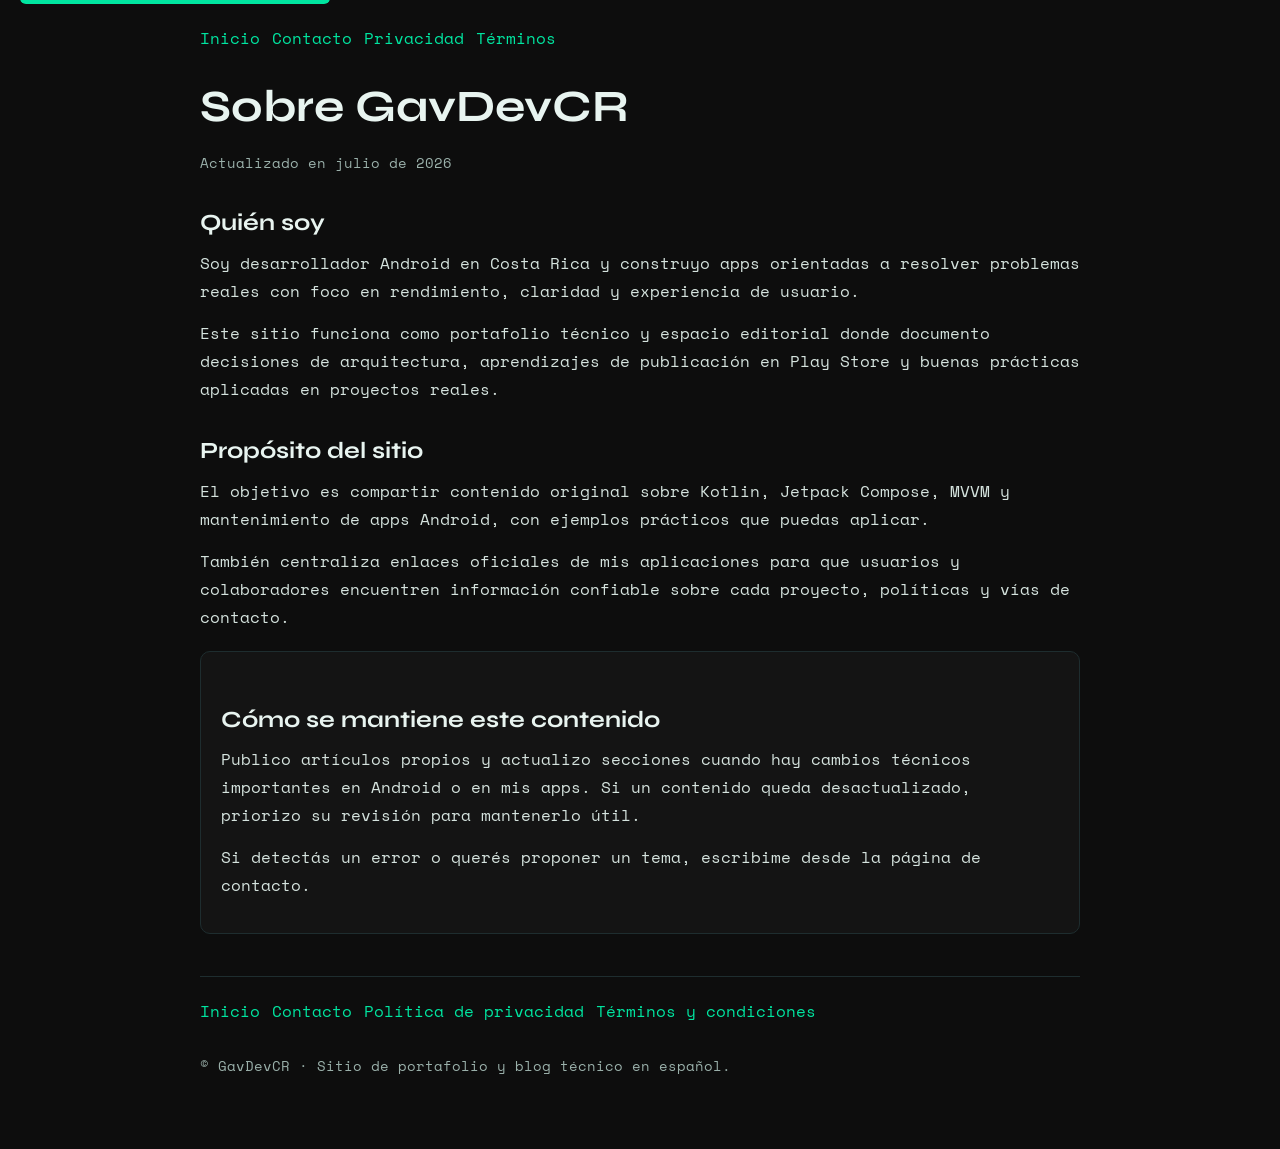
<file: about.html>
<!DOCTYPE html>
<html lang="es">
<head>
  <meta charset="UTF-8" />
  <meta name="viewport" content="width=device-width, initial-scale=1.0" />
  <title>Sobre GavDevCR | Desarrollo Android desde Costa Rica</title>
  <meta name="description" content="Conocé quién está detrás de GavDevCR, el propósito del sitio y cómo se crean sus apps y contenidos de desarrollo Android." />
  <meta name="robots" content="index, follow" />
  <meta name="theme-color" content="#0d0d0d" />
  <meta property="og:type" content="article" />
  <meta property="og:locale" content="es_CR" />
  <meta property="og:site_name" content="GavDevCR" />
  <meta property="og:title" content="Sobre GavDevCR | Desarrollo Android desde Costa Rica" />
  <meta property="og:description" content="Conocé quién está detrás de GavDevCR y el propósito del sitio técnico sobre Android." />
  <meta property="og:url" content="https://altabyte360.com/about.html" />
  <meta property="og:image" content="https://altabyte360.com/Altabyte.png" />
  <meta name="twitter:card" content="summary_large_image" />
  <meta name="twitter:title" content="Sobre GavDevCR" />
  <meta name="twitter:description" content="Quién está detrás del sitio, su propósito y cómo se mantiene el contenido técnico." />
  <meta name="twitter:image" content="https://altabyte360.com/Altabyte.png" />
  <link rel="canonical" href="https://altabyte360.com/about.html" />
  <link rel="icon" href="Altabyte.png" />
  <link href="https://fonts.googleapis.com/css2?family=Space+Mono:wght@400;700&family=Syne:wght@700;800&display=swap" rel="stylesheet" />
  <style>
    :root { --bg:#0d0d0d; --surface:#141414; --border:#1e2d2f; --accent:#00e5a0; --text:#e8f4f0; --muted:#9ab0aa; }
    * { box-sizing: border-box; }
    body { margin: 0; padding: 0; font-family: 'Space Mono', monospace; background: var(--bg); color: var(--text); line-height: 1.75; }
    .page { max-width: 920px; margin: 0 auto; padding: 24px 20px 56px; }
    .top-links, .footer-links { display: flex; flex-wrap: wrap; gap: 12px; margin-bottom: 28px; }
    a { color: var(--accent); text-decoration: none; }
    a:hover { text-decoration: underline; }
    a:focus-visible { outline: 2px solid var(--accent); outline-offset: 3px; border-radius: 4px; }
    h1, h2 { font-family: 'Syne', sans-serif; line-height: 1.2; margin: 0; }
    h1 { font-size: clamp(2rem, 5vw, 2.8rem); margin-bottom: 16px; }
    h2 { font-size: 1.45rem; margin: 34px 0 12px; }
    p { margin: 0 0 14px; color: #d5e3de; }
    .card { background: var(--surface); border: 1px solid var(--border); border-radius: 10px; padding: 20px; margin-top: 20px; }
    .muted { color: var(--muted); font-size: .9rem; }
    footer { border-top: 1px solid var(--border); margin-top: 42px; padding-top: 20px; }
    .skip-link { position: absolute; left: 20px; top: -40px; background: var(--accent); color: #000; padding: 8px 10px; border-radius: 6px; z-index: 100; }
    .skip-link:focus { top: 12px; }
  </style>
</head>
<body>
  <a class="skip-link" href="#main-content">Saltar al contenido principal</a>
  <main class="page" id="main-content">
    <nav class="top-links" aria-label="Navegación principal">
      <a href="index.html">Inicio</a>
      <a href="contacto.html">Contacto</a>
      <a href="politica-de-privacidad.html">Privacidad</a>
      <a href="terminos-y-condiciones.html">Términos</a>
    </nav>

    <h1>Sobre GavDevCR</h1>
    <p class="muted">Actualizado en julio de 2026</p>

    <section>
      <h2>Quién soy</h2>
      <p>Soy desarrollador Android en Costa Rica y construyo apps orientadas a resolver problemas reales con foco en rendimiento, claridad y experiencia de usuario.</p>
      <p>Este sitio funciona como portafolio técnico y espacio editorial donde documento decisiones de arquitectura, aprendizajes de publicación en Play Store y buenas prácticas aplicadas en proyectos reales.</p>
    </section>

    <section>
      <h2>Propósito del sitio</h2>
      <p>El objetivo es compartir contenido original sobre Kotlin, Jetpack Compose, MVVM y mantenimiento de apps Android, con ejemplos prácticos que puedas aplicar.</p>
      <p>También centraliza enlaces oficiales de mis aplicaciones para que usuarios y colaboradores encuentren información confiable sobre cada proyecto, políticas y vías de contacto.</p>
    </section>

    <section class="card">
      <h2>Cómo se mantiene este contenido</h2>
      <p>Publico artículos propios y actualizo secciones cuando hay cambios técnicos importantes en Android o en mis apps. Si un contenido queda desactualizado, priorizo su revisión para mantenerlo útil.</p>
      <p>Si detectás un error o querés proponer un tema, escribime desde la página de contacto.</p>
    </section>

    <footer>
      <div class="footer-links" aria-label="Enlaces del pie de página">
        <a href="index.html">Inicio</a>
        <a href="contacto.html">Contacto</a>
        <a href="politica-de-privacidad.html">Política de privacidad</a>
        <a href="terminos-y-condiciones.html">Términos y condiciones</a>
      </div>
      <p class="muted">© GavDevCR · Sitio de portafolio y blog técnico en español.</p>
    </footer>
  </main>
</body>
</html>
</file>
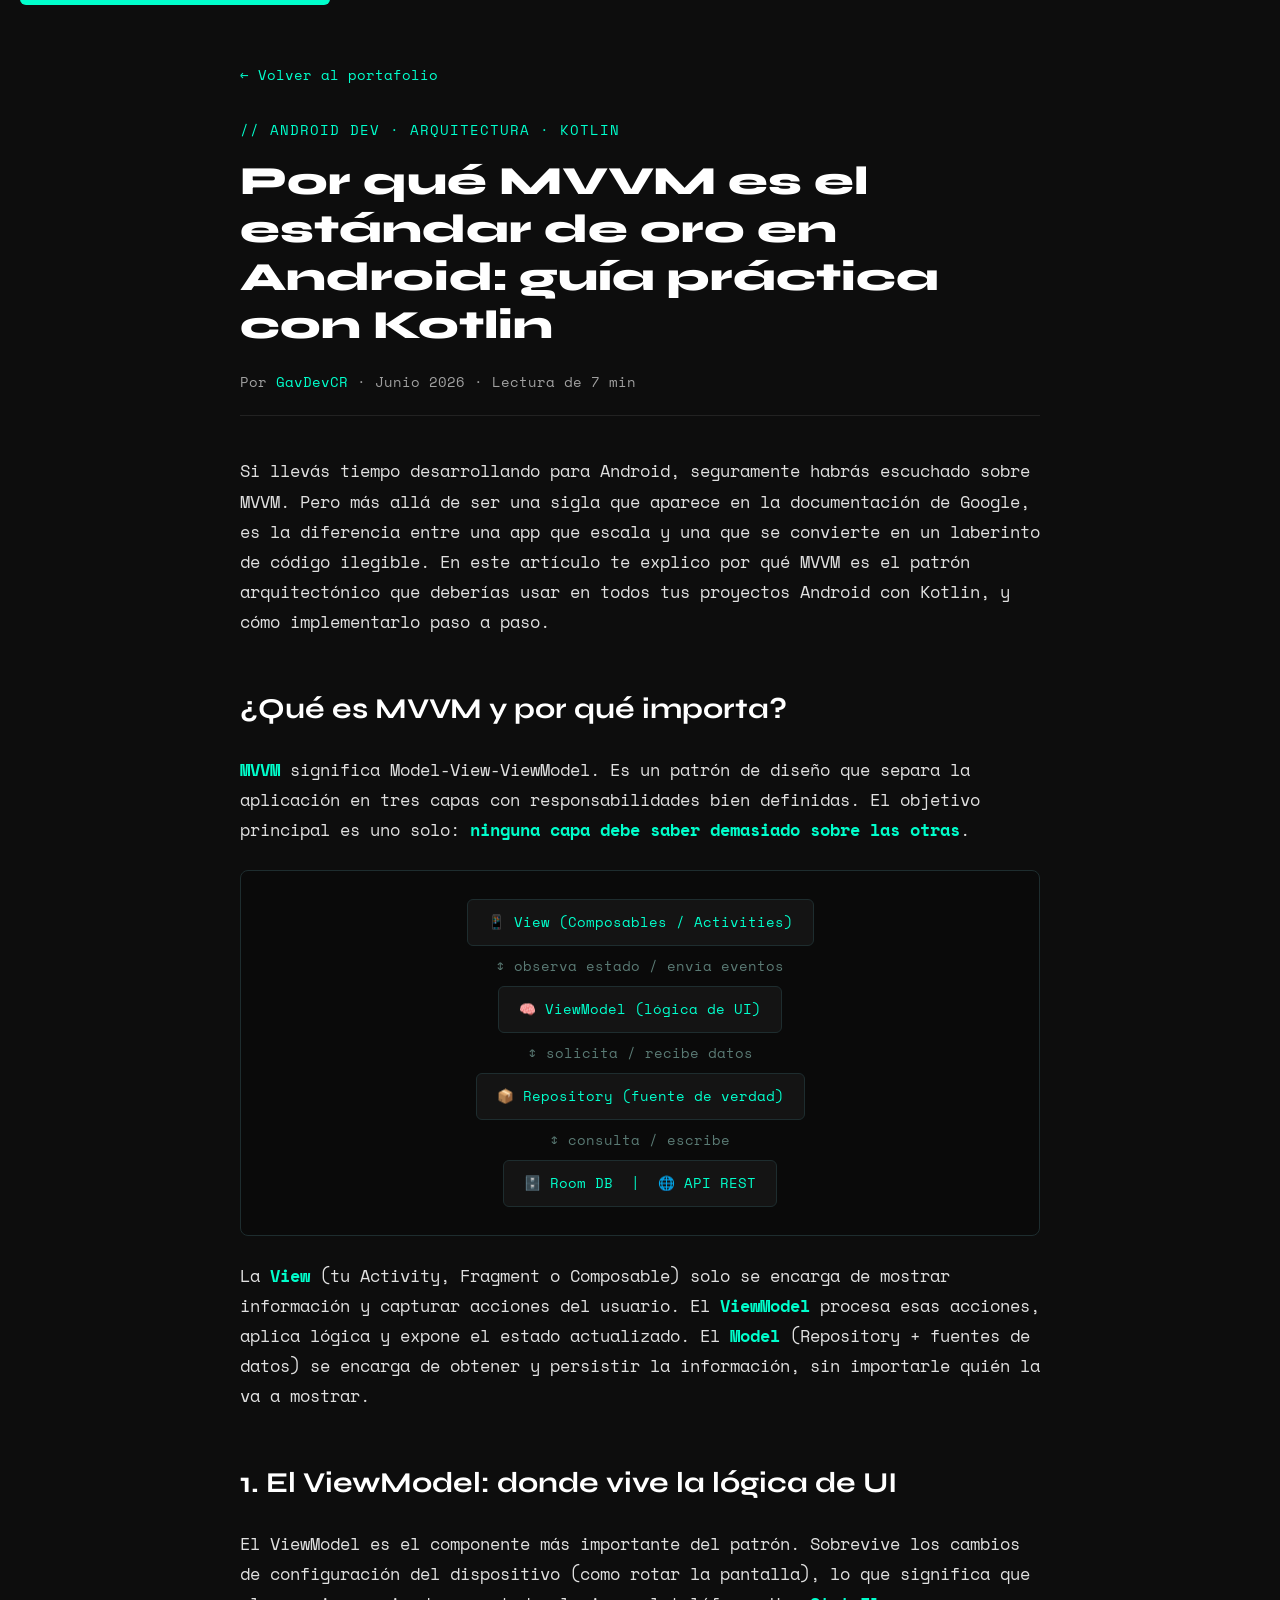
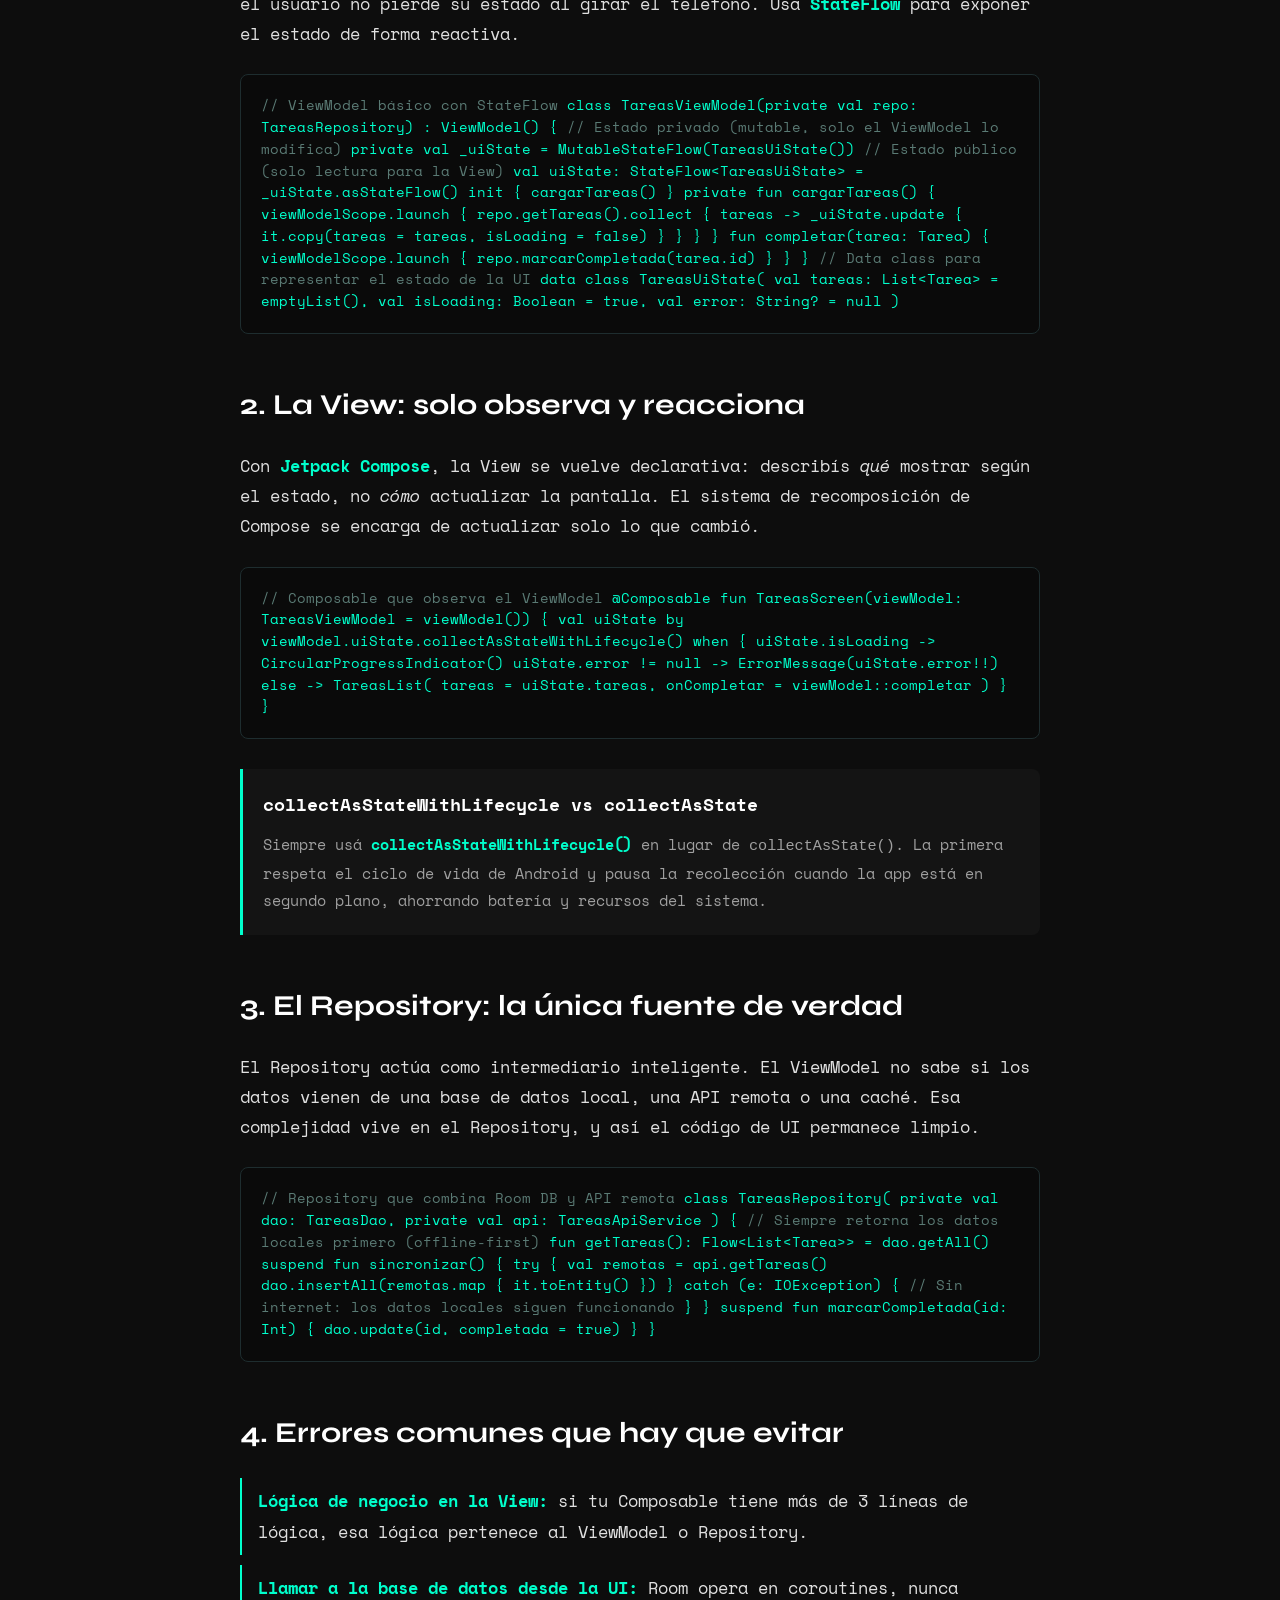
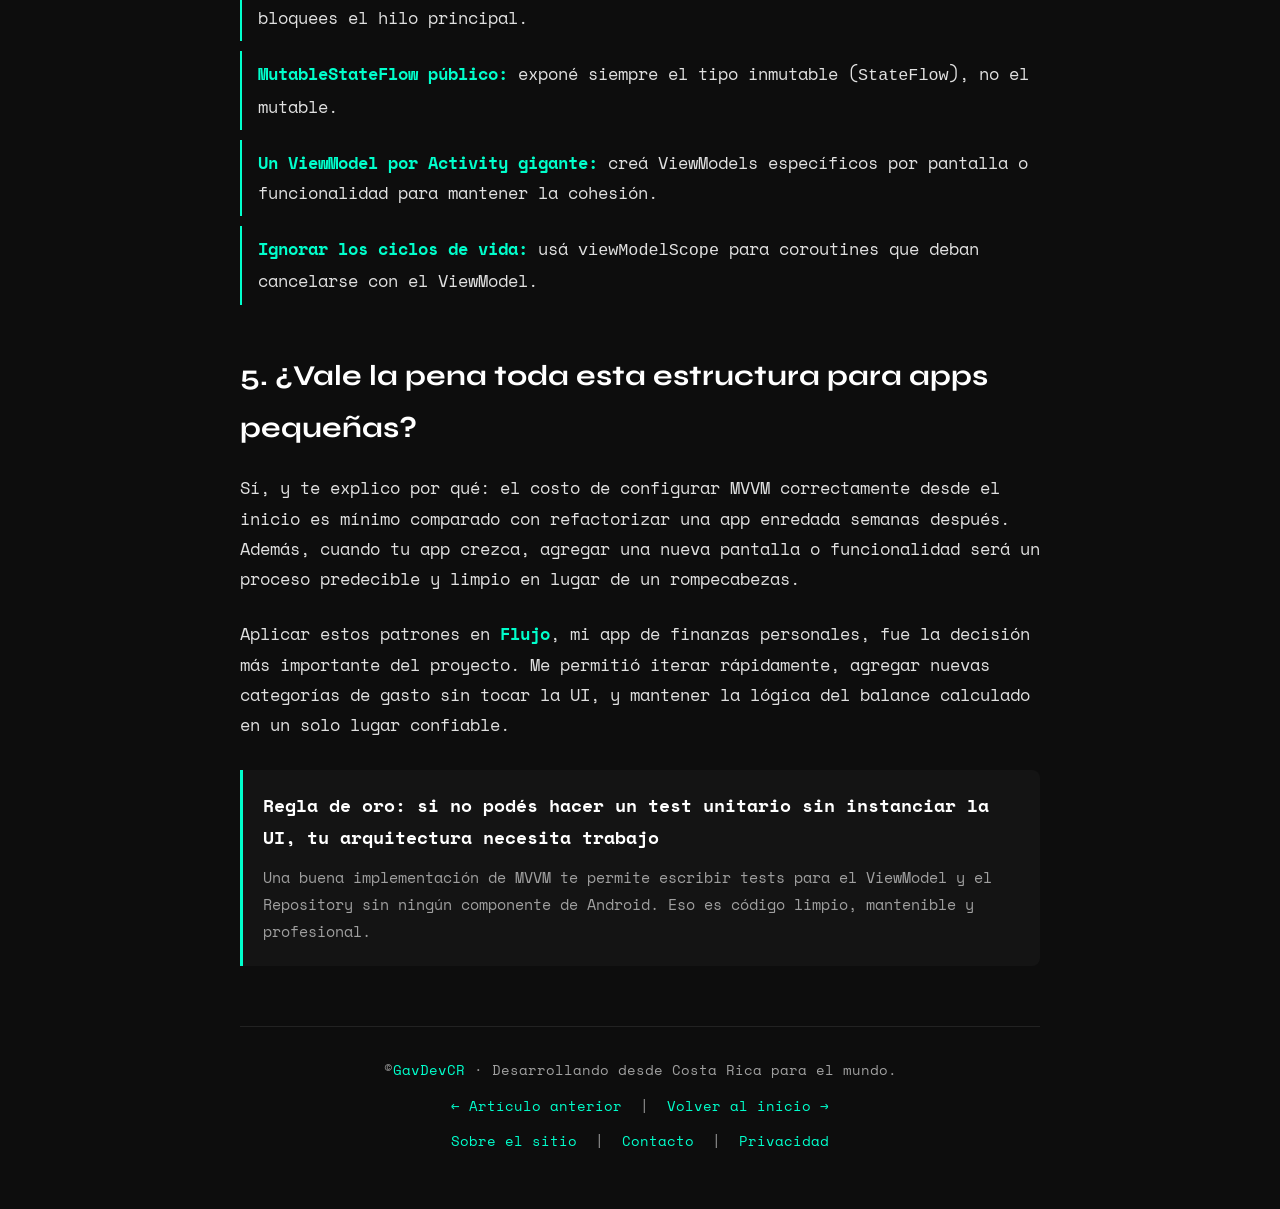
<file: arquitectura-mvvm-android-kotlin.html>
<!DOCTYPE html>
<html lang="es">
<head>
  <meta charset="UTF-8" />
  <meta name="viewport" content="width=device-width, initial-scale=1.0"/>
  <title>Por qué MVVM es el estándar de oro en Android: guía práctica con Kotlin — GavDevCR</title>
  <meta name="description" content="Aprende a implementar el patrón MVVM en Android con Kotlin: ViewModel, StateFlow, Repository y Jetpack. Guía técnica práctica con ejemplos de código reales." />
  <meta name="robots" content="index, follow" />
  <meta name="theme-color" content="#0d0d0d" />
  <meta property="og:type" content="article" />
  <meta property="og:locale" content="es_CR" />
  <meta property="og:site_name" content="GavDevCR" />
  <meta property="og:title" content="Por qué MVVM es el estándar de oro en Android — GavDevCR" />
  <meta property="og:description" content="Guía práctica de MVVM en Android con Kotlin, ViewModel, StateFlow y Repository." />
  <meta property="og:url" content="https://altabyte360.com/arquitectura-mvvm-android-kotlin.html" />
  <meta property="og:image" content="https://altabyte360.com/Altabyte.png" />
  <meta name="twitter:card" content="summary_large_image" />
  <meta name="twitter:title" content="MVVM en Android con Kotlin — GavDevCR" />
  <meta name="twitter:description" content="Patrón MVVM explicado con enfoque práctico para apps Android modernas." />
  <meta name="twitter:image" content="https://altabyte360.com/Altabyte.png" />
  <link rel="canonical" href="https://altabyte360.com/arquitectura-mvvm-android-kotlin.html" />
  <link rel="icon" href="Altabyte.png">
  <link href="https://fonts.googleapis.com/css2?family=Space+Mono:ital,wght@0,400;0,700;1,400&family=Syne:wght@700;800&display=swap" rel="stylesheet"/>
  <!-- Google AdSense -->
  <script async src="https://pagead2.googlesyndication.com/pagead/js/adsbygoogle.js?client=ca-pub-2948115942129282" crossorigin="anonymous"></script>
  <style>
    :root {
      --bg-color: #0d0d0d;
      --surface-color: #141414;
      --accent-color: #00ffcc;
      --text-main: #ffffff;
      --text-muted: #a0a0a0;
    }
    * { box-sizing: border-box; margin: 0; padding: 0; }
    body {
      background-color: var(--bg-color);
      color: var(--text-main);
      font-family: 'Space Mono', monospace;
      line-height: 1.8;
      padding: 0 20px;
    }
    .article-container { max-width: 800px; margin: 60px auto; }
    .back-link {
      display: inline-block;
      color: var(--accent-color);
      text-decoration: none;
      margin-bottom: 30px;
      font-size: 0.9rem;
      transition: transform 0.2s;
    }
    .back-link:hover { transform: translateX(-5px); }
    a:focus-visible { outline: 2px solid var(--accent-color); outline-offset: 3px; border-radius: 4px; }
    .meta-tags { font-size: 0.85rem; color: var(--accent-color); margin-bottom: 15px; text-transform: uppercase; letter-spacing: 1px; }
    h1 { font-family: 'Syne', sans-serif; font-size: 2.5rem; font-weight: 800; line-height: 1.2; margin-bottom: 20px; }
    .meta-info { font-size: 0.9rem; color: var(--text-muted); margin-bottom: 40px; border-bottom: 1px solid #222; padding-bottom: 20px; }
    .article-content p { margin-bottom: 25px; color: #e0e0e0; font-size: 1.05rem; }
    .article-content strong { color: var(--accent-color); }
    h2 { font-family: 'Syne', sans-serif; font-size: 1.8rem; color: var(--text-main); margin: 45px 0 20px 0; }
    .tech-box { background-color: var(--surface-color); border-left: 3px solid var(--accent-color); padding: 20px; margin: 30px 0; border-radius: 0 8px 8px 0; }
    .tech-box h3 { font-size: 1.1rem; margin-bottom: 10px; color: var(--text-main); }
    .tech-box p { margin-bottom: 0; font-size: 0.95rem; color: var(--text-muted); }
    .code-block { background: #0a0a0a; border: 1px solid #1e2d2f; border-radius: 8px; padding: 20px; margin: 25px 0; overflow-x: auto; font-size: 0.85rem; color: #00ffcc; line-height: 1.6; }
    .code-block .comment { color: #5a7a74; }
    ul.article-list { list-style: none; padding: 0; margin: 0 0 25px 0; }
    ul.article-list li { padding: 8px 0 8px 16px; color: #e0e0e0; font-size: 1.05rem; border-left: 2px solid var(--accent-color); margin-bottom: 10px; }
    .ad-block { margin: 40px 0; }
    footer { margin-top: 60px; border-top: 1px solid #222; padding-top: 30px; text-align: center; font-size: 0.9rem; color: var(--text-muted); }
    .accent { color: var(--accent-color); }
    .diagram-box { background: #0a0a0a; border: 1px solid #1e2d2f; border-radius: 8px; padding: 24px; margin: 25px 0; text-align: center; font-family: 'Space Mono', monospace; font-size: 0.85rem; color: var(--accent-color); }
    .diagram-box .layer { background: #141414; border: 1px solid #1e2d2f; border-radius: 6px; padding: 10px 20px; display: inline-block; margin: 4px; }
    .diagram-box .arrow { color: #5a7a74; display: block; margin: 4px 0; }
    .skip-link { position: absolute; left: 20px; top: -40px; background: var(--accent-color); color: #000; padding: 8px 10px; border-radius: 6px; z-index: 100; font-weight: 700; text-decoration: none; }
    .skip-link:focus { top: 12px; }
  </style>
</head>
<body>

  <a class="skip-link" href="#main-content">Saltar al contenido principal</a>
  <article class="article-container" id="main-content">
    <a href="index.html" class="back-link">← Volver al portafolio</a>

    <header>
      <div class="meta-tags">// Android Dev &middot; Arquitectura &middot; Kotlin</div>
      <h1>Por qué MVVM es el estándar de oro en Android: guía práctica con Kotlin</h1>
      <div class="meta-info">
        Por <span class="accent">GavDevCR</span> &middot; Junio 2026 &middot; Lectura de 7 min
      </div>
    </header>

    <!-- AD superior -->
    <div class="ad-block">
      <ins class="adsbygoogle"
           style="display:block"
           data-ad-client="ca-pub-2948115942129282"
           data-ad-slot="AUTO"
           data-ad-format="auto"
           data-full-width-responsive="true"></ins>
      <script>(adsbygoogle = window.adsbygoogle || []).push({});</script>
    </div>

    <section class="article-content">
      <p>
        Si llevás tiempo desarrollando para Android, seguramente habrás escuchado sobre MVVM. Pero más allá de ser una sigla que aparece en la documentación de Google, es la diferencia entre una app que escala y una que se convierte en un laberinto de código ilegible. En este artículo te explico por qué MVVM es el patrón arquitectónico que deberías usar en todos tus proyectos Android con Kotlin, y cómo implementarlo paso a paso.
      </p>

      <h2>¿Qué es MVVM y por qué importa?</h2>
      <p>
        <strong>MVVM</strong> significa Model-View-ViewModel. Es un patrón de diseño que separa la aplicación en tres capas con responsabilidades bien definidas. El objetivo principal es uno solo: <strong>ninguna capa debe saber demasiado sobre las otras</strong>.
      </p>

      <div class="diagram-box">
        <span class="layer">📱 View (Composables / Activities)</span>
        <span class="arrow">↕ observa estado / envía eventos</span>
        <span class="layer">🧠 ViewModel (lógica de UI)</span>
        <span class="arrow">↕ solicita / recibe datos</span>
        <span class="layer">📦 Repository (fuente de verdad)</span>
        <span class="arrow">↕ consulta / escribe</span>
        <span class="layer">🗄️ Room DB &nbsp;|&nbsp; 🌐 API REST</span>
      </div>

      <p>
        La <strong>View</strong> (tu Activity, Fragment o Composable) solo se encarga de mostrar información y capturar acciones del usuario. El <strong>ViewModel</strong> procesa esas acciones, aplica lógica y expone el estado actualizado. El <strong>Model</strong> (Repository + fuentes de datos) se encarga de obtener y persistir la información, sin importarle quién la va a mostrar.
      </p>

      <h2>1. El ViewModel: donde vive la lógica de UI</h2>
      <p>
        El ViewModel es el componente más importante del patrón. Sobrevive los cambios de configuración del dispositivo (como rotar la pantalla), lo que significa que el usuario no pierde su estado al girar el teléfono. Usa <strong>StateFlow</strong> para exponer el estado de forma reactiva.
      </p>

      <div class="code-block">
<span class="comment">// ViewModel básico con StateFlow</span>
class TareasViewModel(private val repo: TareasRepository) : ViewModel() {

    <span class="comment">// Estado privado (mutable, solo el ViewModel lo modifica)</span>
    private val _uiState = MutableStateFlow(TareasUiState())
    <span class="comment">// Estado público (solo lectura para la View)</span>
    val uiState: StateFlow&lt;TareasUiState&gt; = _uiState.asStateFlow()

    init {
        cargarTareas()
    }

    private fun cargarTareas() {
        viewModelScope.launch {
            repo.getTareas().collect { tareas ->
                _uiState.update { it.copy(tareas = tareas, isLoading = false) }
            }
        }
    }

    fun completar(tarea: Tarea) {
        viewModelScope.launch {
            repo.marcarCompletada(tarea.id)
        }
    }
}

<span class="comment">// Data class para representar el estado de la UI</span>
data class TareasUiState(
    val tareas: List&lt;Tarea&gt; = emptyList(),
    val isLoading: Boolean = true,
    val error: String? = null
)
      </div>

      <!-- AD intermedio -->
      <div class="ad-block">
        <ins class="adsbygoogle"
             style="display:block"
             data-ad-client="ca-pub-2948115942129282"
             data-ad-slot="AUTO"
             data-ad-format="auto"
             data-full-width-responsive="true"></ins>
        <script>(adsbygoogle = window.adsbygoogle || []).push({});</script>
      </div>

      <h2>2. La View: solo observa y reacciona</h2>
      <p>
        Con <strong>Jetpack Compose</strong>, la View se vuelve declarativa: describís <em>qué</em> mostrar según el estado, no <em>cómo</em> actualizar la pantalla. El sistema de recomposición de Compose se encarga de actualizar solo lo que cambió.
      </p>

      <div class="code-block">
<span class="comment">// Composable que observa el ViewModel</span>
@Composable
fun TareasScreen(viewModel: TareasViewModel = viewModel()) {
    val uiState by viewModel.uiState.collectAsStateWithLifecycle()

    when {
        uiState.isLoading -> CircularProgressIndicator()
        uiState.error != null -> ErrorMessage(uiState.error!!)
        else -> TareasList(
            tareas = uiState.tareas,
            onCompletar = viewModel::completar
        )
    }
}
      </div>

      <div class="tech-box">
        <h3>collectAsStateWithLifecycle vs collectAsState</h3>
        <p>
          Siempre usá <strong>collectAsStateWithLifecycle()</strong> en lugar de <code>collectAsState()</code>. La primera respeta el ciclo de vida de Android y pausa la recolección cuando la app está en segundo plano, ahorrando batería y recursos del sistema.
        </p>
      </div>

      <h2>3. El Repository: la única fuente de verdad</h2>
      <p>
        El Repository actúa como intermediario inteligente. El ViewModel no sabe si los datos vienen de una base de datos local, una API remota o una caché. Esa complejidad vive en el Repository, y así el código de UI permanece limpio.
      </p>

      <div class="code-block">
<span class="comment">// Repository que combina Room DB y API remota</span>
class TareasRepository(
    private val dao: TareasDao,
    private val api: TareasApiService
) {
    <span class="comment">// Siempre retorna los datos locales primero (offline-first)</span>
    fun getTareas(): Flow&lt;List&lt;Tarea&gt;&gt; = dao.getAll()

    suspend fun sincronizar() {
        try {
            val remotas = api.getTareas()
            dao.insertAll(remotas.map { it.toEntity() })
        } catch (e: IOException) {
            <span class="comment">// Sin internet: los datos locales siguen funcionando</span>
        }
    }

    suspend fun marcarCompletada(id: Int) {
        dao.update(id, completada = true)
    }
}
      </div>

      <h2>4. Errores comunes que hay que evitar</h2>

      <ul class="article-list">
        <li><strong>Lógica de negocio en la View:</strong> si tu Composable tiene más de 3 líneas de lógica, esa lógica pertenece al ViewModel o Repository.</li>
        <li><strong>Llamar a la base de datos desde la UI:</strong> Room opera en coroutines, nunca bloquees el hilo principal.</li>
        <li><strong>MutableStateFlow público:</strong> exponé siempre el tipo inmutable (<code>StateFlow</code>), no el mutable.</li>
        <li><strong>Un ViewModel por Activity gigante:</strong> creá ViewModels específicos por pantalla o funcionalidad para mantener la cohesión.</li>
        <li><strong>Ignorar los ciclos de vida:</strong> usá <code>viewModelScope</code> para coroutines que deban cancelarse con el ViewModel.</li>
      </ul>

      <h2>5. ¿Vale la pena toda esta estructura para apps pequeñas?</h2>
      <p>
        Sí, y te explico por qué: el costo de configurar MVVM correctamente desde el inicio es mínimo comparado con refactorizar una app enredada semanas después. Además, cuando tu app crezca, agregar una nueva pantalla o funcionalidad será un proceso predecible y limpio en lugar de un rompecabezas.
      </p>

      <p>
        Aplicar estos patrones en <strong>Flujo</strong>, mi app de finanzas personales, fue la decisión más importante del proyecto. Me permitió iterar rápidamente, agregar nuevas categorías de gasto sin tocar la UI, y mantener la lógica del balance calculado en un solo lugar confiable.
      </p>

      <div class="tech-box">
        <h3>Regla de oro: si no podés hacer un test unitario sin instanciar la UI, tu arquitectura necesita trabajo</h3>
        <p>
          Una buena implementación de MVVM te permite escribir tests para el ViewModel y el Repository sin ningún componente de Android. Eso es código limpio, mantenible y profesional.
        </p>
      </div>

    </section>

    <!-- AD final -->
    <div class="ad-block">
      <ins class="adsbygoogle"
           style="display:block"
           data-ad-client="ca-pub-2948115942129282"
           data-ad-slot="AUTO"
           data-ad-format="auto"
           data-full-width-responsive="true"></ins>
      <script>(adsbygoogle = window.adsbygoogle || []).push({});</script>
    </div>

    <footer>
      <p>©<span class="accent">GavDevCR</span> · Desarrollando desde Costa Rica para el mundo.</p>
      <p style="margin-top: 10px;">
        <a href="como-gestionar-finanzas-personales-android.html" style="color: var(--accent-color); text-decoration: none;">← Artículo anterior</a>
        &nbsp;|&nbsp;
        <a href="index.html" style="color: var(--accent-color); text-decoration: none;">Volver al inicio →</a>
      </p>
      <p style="margin-top: 10px;">
        <a href="about.html" style="color: var(--accent-color); text-decoration: none;">Sobre el sitio</a>
        &nbsp;|&nbsp;
        <a href="contacto.html" style="color: var(--accent-color); text-decoration: none;">Contacto</a>
        &nbsp;|&nbsp;
        <a href="politica-de-privacidad.html" style="color: var(--accent-color); text-decoration: none;">Privacidad</a>
      </p>
    </footer>
  </article>

</body>
</html>
</file>
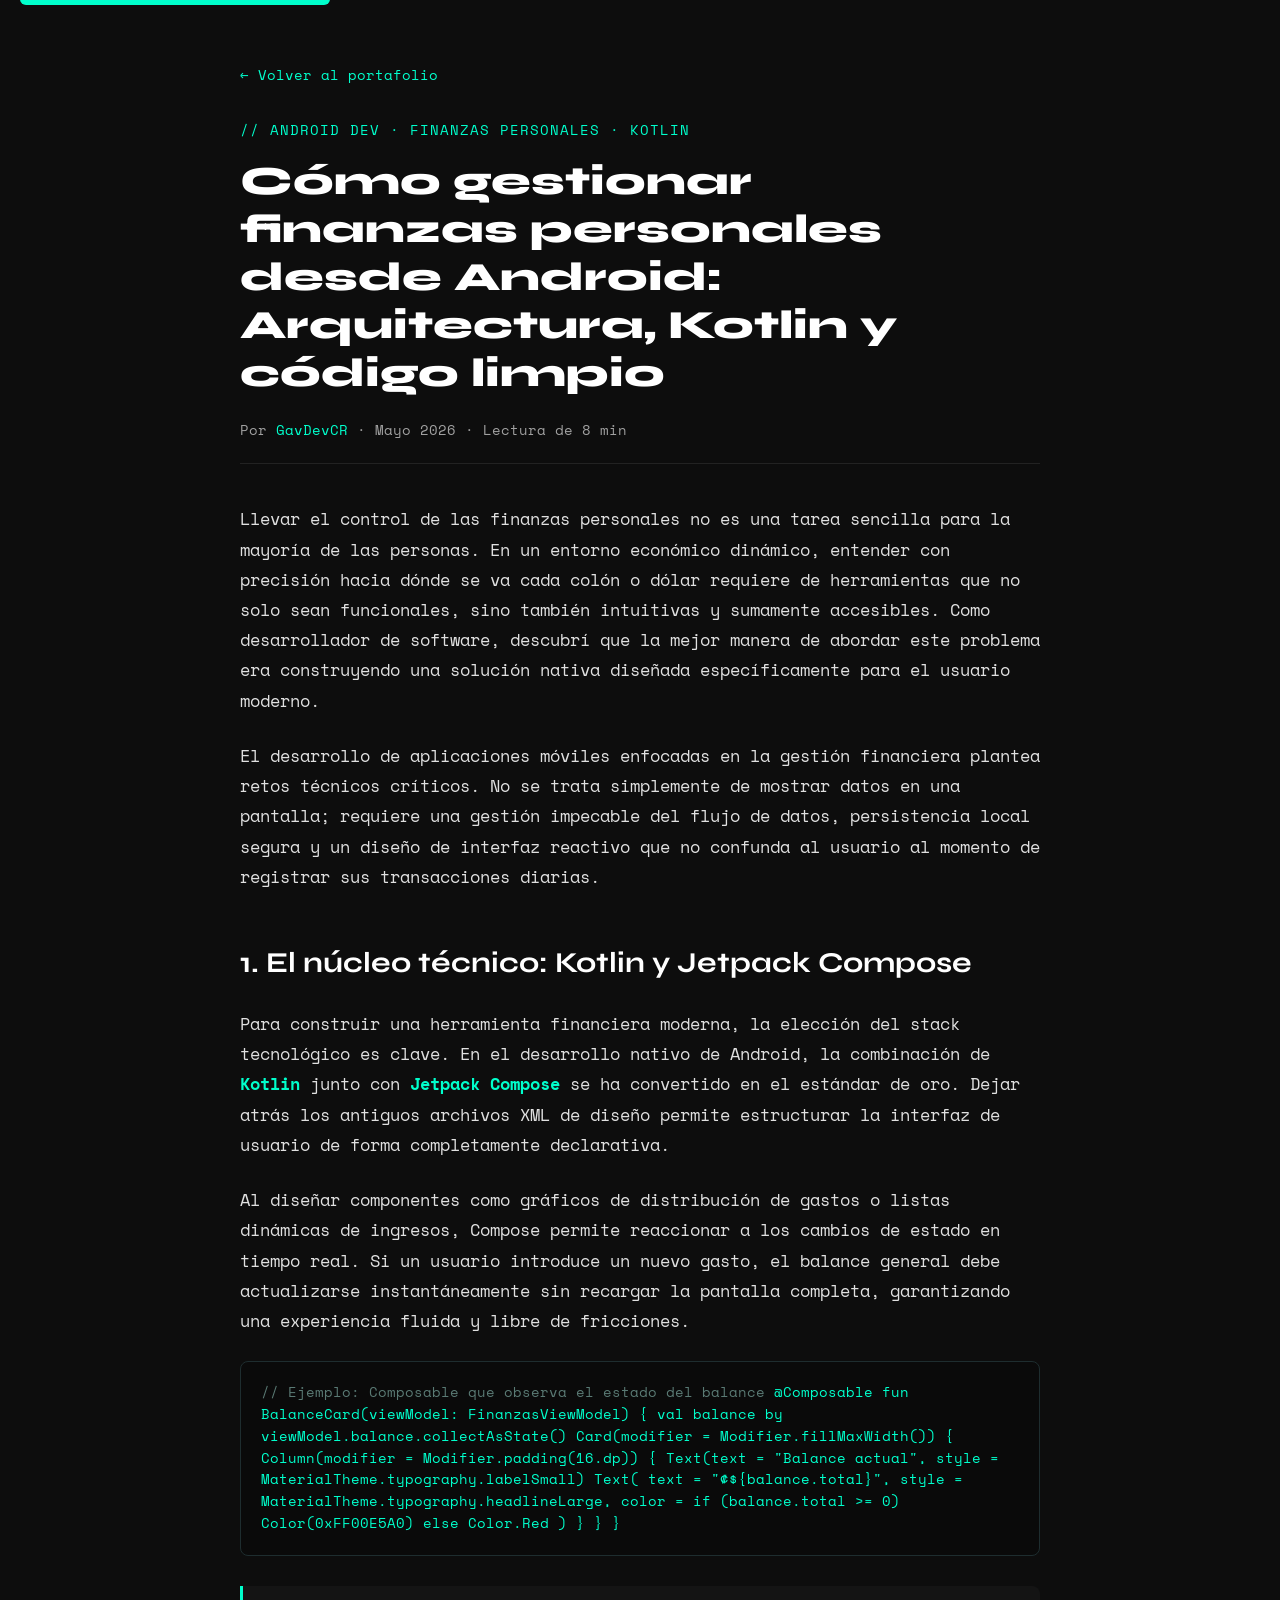
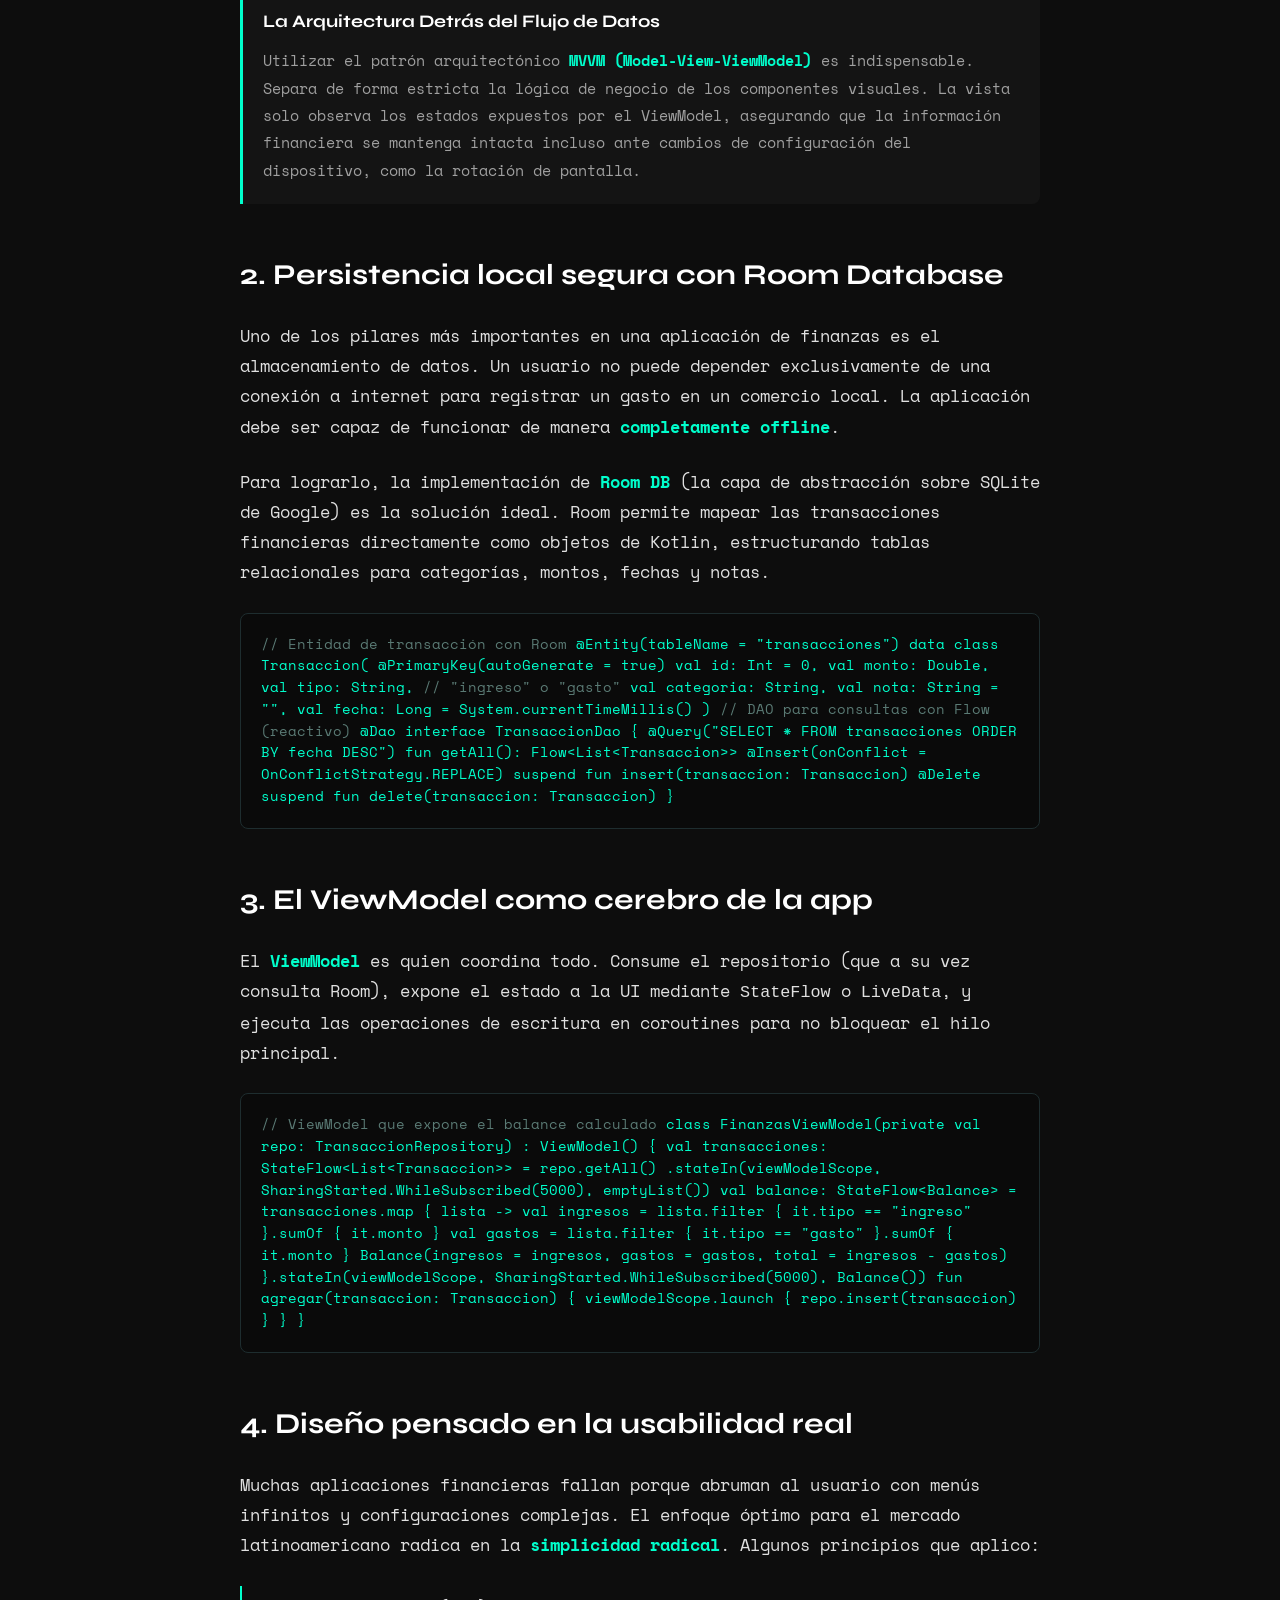
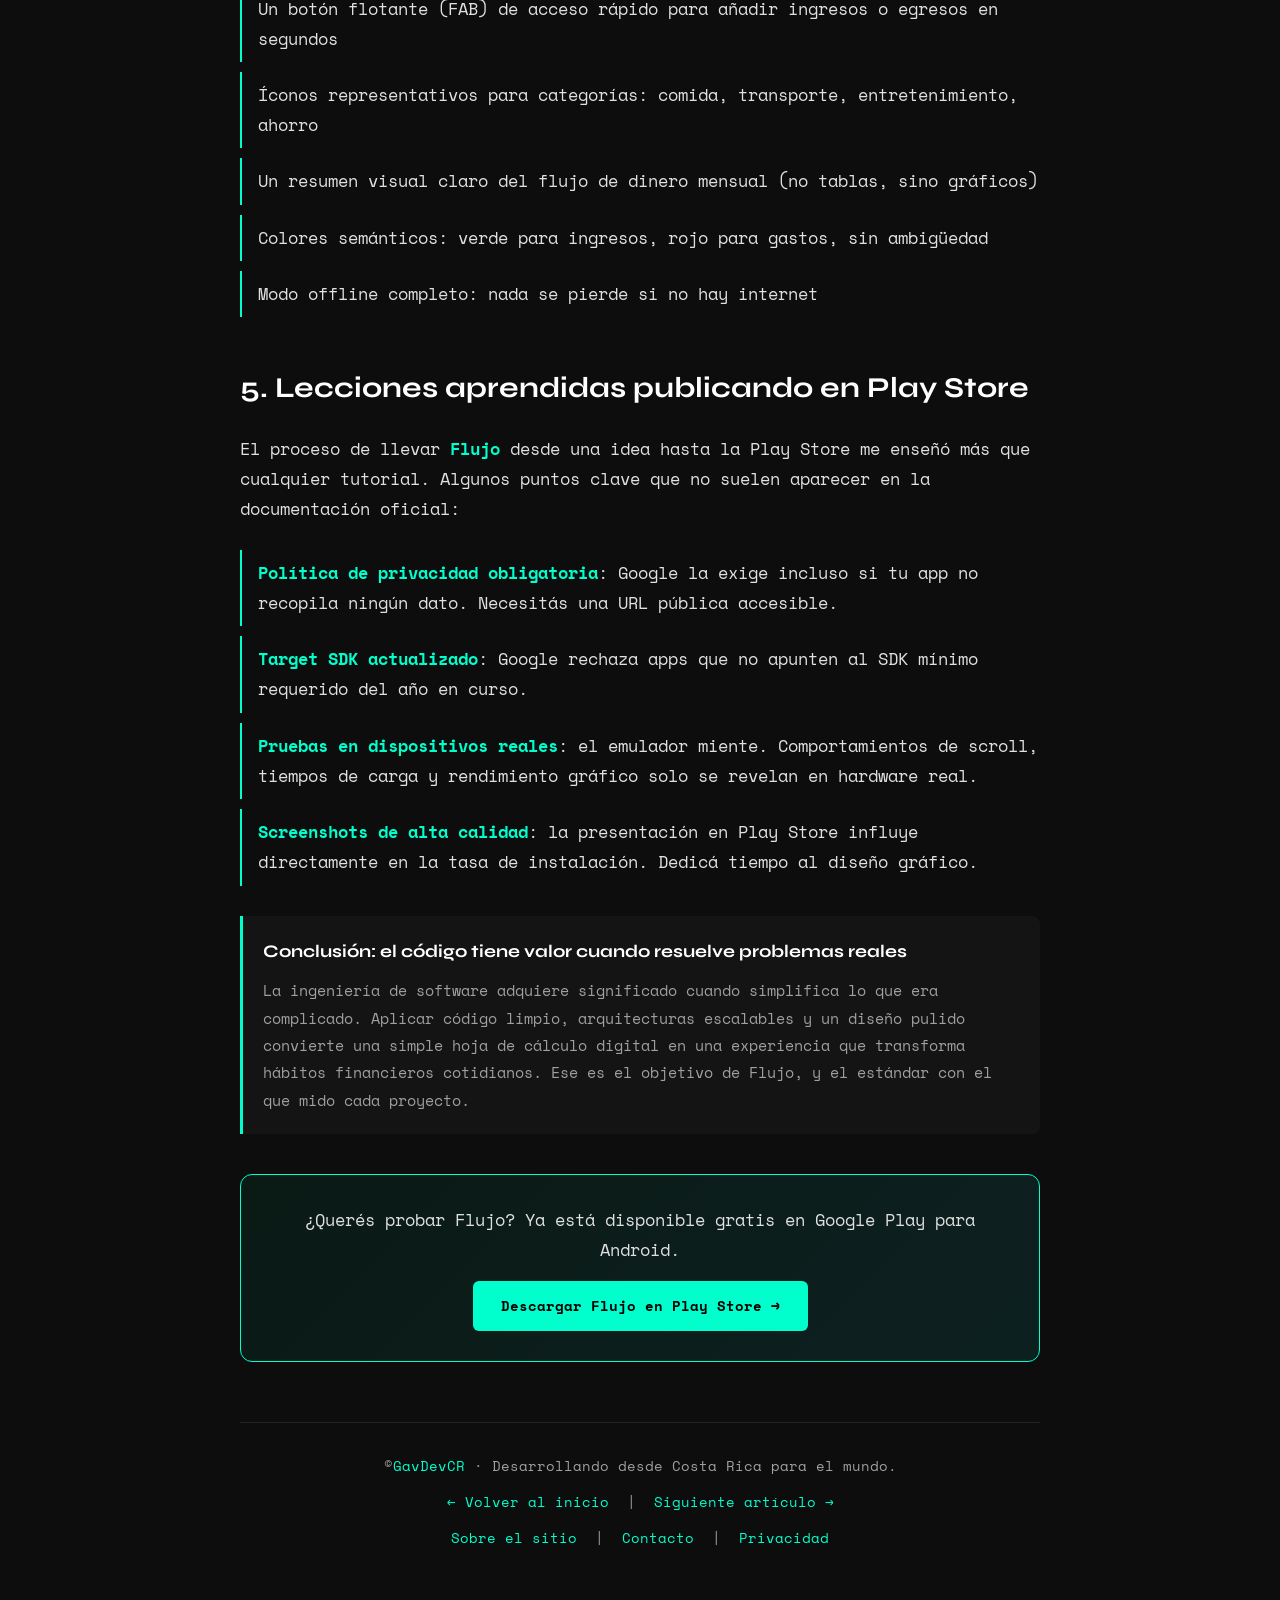
<file: como-gestionar-finanzas-personales-android.html>
<!DOCTYPE html>
<html lang="es">
<head>
  <meta charset="UTF-8" />
  <meta name="viewport" content="width=device-width, initial-scale=1.0"/>
  <title>Cómo gestionar finanzas personales desde Android con Kotlin — GavDevCR</title>
  <meta name="description" content="Aprende a construir una app de finanzas personales en Android con Kotlin, Jetpack Compose, Room DB y arquitectura MVVM. Guía técnica práctica por GavDevCR." />
  <meta name="robots" content="index, follow" />
  <meta name="theme-color" content="#0d0d0d" />
  <meta property="og:type" content="article" />
  <meta property="og:locale" content="es_CR" />
  <meta property="og:site_name" content="GavDevCR" />
  <meta property="og:title" content="Cómo gestionar finanzas personales desde Android con Kotlin — GavDevCR" />
  <meta property="og:description" content="Guía práctica para crear una app de finanzas Android con Kotlin, Compose, Room y MVVM." />
  <meta property="og:url" content="https://altabyte360.com/como-gestionar-finanzas-personales-android.html" />
  <meta property="og:image" content="https://altabyte360.com/Altabyte.png" />
  <meta name="twitter:card" content="summary_large_image" />
  <meta name="twitter:title" content="Finanzas Android con Kotlin — GavDevCR" />
  <meta name="twitter:description" content="Arquitectura, persistencia local y buenas prácticas para apps de finanzas personales." />
  <meta name="twitter:image" content="https://altabyte360.com/Altabyte.png" />
  <link rel="canonical" href="https://altabyte360.com/como-gestionar-finanzas-personales-android.html" />
  <link rel="icon" href="Altabyte.png">
  <link href="https://fonts.googleapis.com/css2?family=Space+Mono:ital,wght@0,400;0,700;1,400&family=Syne:wght@700;800&display=swap" rel="stylesheet"/>
  <!-- Google AdSense -->
  <script async src="https://pagead2.googlesyndication.com/pagead/js/adsbygoogle.js?client=ca-pub-2948115942129282" crossorigin="anonymous"></script>
  <style>
    :root {
      --bg-color: #0d0d0d;
      --surface-color: #141414;
      --accent-color: #00ffcc;
      --text-main: #ffffff;
      --text-muted: #a0a0a0;
    }
    * { box-sizing: border-box; margin: 0; padding: 0; }
    body {
      background-color: var(--bg-color);
      color: var(--text-main);
      font-family: 'Space Mono', monospace;
      line-height: 1.8;
      padding: 0 20px;
    }
    .article-container { max-width: 800px; margin: 60px auto; }
    .back-link {
      display: inline-block;
      color: var(--accent-color);
      text-decoration: none;
      margin-bottom: 30px;
      font-size: 0.9rem;
      transition: transform 0.2s;
    }
    .back-link:hover { transform: translateX(-5px); }
    a:focus-visible { outline: 2px solid var(--accent-color); outline-offset: 3px; border-radius: 4px; }
    .meta-tags {
      font-size: 0.85rem;
      color: var(--accent-color);
      margin-bottom: 15px;
      text-transform: uppercase;
      letter-spacing: 1px;
    }
    h1 {
      font-family: 'Syne', sans-serif;
      font-size: 2.5rem;
      font-weight: 800;
      line-height: 1.2;
      margin-bottom: 20px;
    }
    .meta-info {
      font-size: 0.9rem;
      color: var(--text-muted);
      margin-bottom: 40px;
      border-bottom: 1px solid #222;
      padding-bottom: 20px;
    }
    .article-content p {
      margin-bottom: 25px;
      color: #e0e0e0;
      font-size: 1.05rem;
    }
    .article-content strong { color: var(--accent-color); }
    h2 {
      font-family: 'Syne', sans-serif;
      font-size: 1.8rem;
      color: var(--text-main);
      margin: 45px 0 20px 0;
    }
    h3 {
      font-family: 'Syne', sans-serif;
      font-size: 1.3rem;
      color: var(--text-main);
      margin: 35px 0 15px 0;
    }
    .tech-box {
      background-color: var(--surface-color);
      border-left: 3px solid var(--accent-color);
      padding: 20px;
      margin: 30px 0;
      border-radius: 0 8px 8px 0;
    }
    .tech-box h3 { font-size: 1.1rem; margin-bottom: 10px; margin-top: 0; color: var(--text-main); }
    .tech-box p { margin-bottom: 0; font-size: 0.95rem; color: var(--text-muted); }
    .code-block {
      background: #0a0a0a;
      border: 1px solid #1e2d2f;
      border-radius: 8px;
      padding: 20px;
      margin: 25px 0;
      overflow-x: auto;
      font-size: 0.85rem;
      color: #00ffcc;
      line-height: 1.6;
    }
    .code-block .comment { color: #5a7a74; }
    ul.article-list {
      list-style: none;
      padding: 0;
      margin: 0 0 25px 0;
    }
    ul.article-list li {
      padding: 8px 0 8px 20px;
      color: #e0e0e0;
      font-size: 1.05rem;
      border-left: 2px solid var(--accent-color);
      margin-bottom: 10px;
      padding-left: 16px;
    }
    .ad-block { margin: 40px 0; }
    footer {
      margin-top: 60px;
      border-top: 1px solid #222;
      padding-top: 30px;
      text-align: center;
      font-size: 0.9rem;
      color: var(--text-muted);
    }
    .accent { color: var(--accent-color); }
    .cta-box {
      background: linear-gradient(135deg, #0a1a15, #0d2020);
      border: 1px solid var(--accent-color);
      border-radius: 12px;
      padding: 30px;
      margin: 40px 0;
      text-align: center;
    }
    .cta-box p { color: #e0e0e0; margin-bottom: 16px; }
    .btn-cta {
      display: inline-block;
      background: var(--accent-color);
      color: #000;
      padding: 12px 28px;
      border-radius: 6px;
      text-decoration: none;
      font-weight: 700;
      font-size: 0.9rem;
      transition: opacity 0.2s;
    }
    .btn-cta:hover { opacity: 0.85; }
    .skip-link { position: absolute; left: 20px; top: -40px; background: var(--accent-color); color: #000; padding: 8px 10px; border-radius: 6px; z-index: 100; font-weight: 700; text-decoration: none; }
    .skip-link:focus { top: 12px; }
  </style>
</head>
<body>

  <a class="skip-link" href="#main-content">Saltar al contenido principal</a>
  <article class="article-container" id="main-content">
    <a href="index.html" class="back-link">← Volver al portafolio</a>

    <header>
      <div class="meta-tags">// Android Dev &middot; Finanzas Personales &middot; Kotlin</div>
      <h1>Cómo gestionar finanzas personales desde Android: Arquitectura, Kotlin y código limpio</h1>
      <div class="meta-info">
        Por <span class="accent">GavDevCR</span> &middot; Mayo 2026 &middot; Lectura de 8 min
      </div>
    </header>

    <!-- AD superior (justo después del encabezado del artículo) -->
    <div class="ad-block">
      <ins class="adsbygoogle"
           style="display:block"
           data-ad-client="ca-pub-2948115942129282"
           data-ad-slot="AUTO"
           data-ad-format="auto"
           data-full-width-responsive="true"></ins>
      <script>(adsbygoogle = window.adsbygoogle || []).push({});</script>
    </div>

    <section class="article-content">
      <p>
        Llevar el control de las finanzas personales no es una tarea sencilla para la mayoría de las personas. En un entorno económico dinámico, entender con precisión hacia dónde se va cada colón o dólar requiere de herramientas que no solo sean funcionales, sino también intuitivas y sumamente accesibles. Como desarrollador de software, descubrí que la mejor manera de abordar este problema era construyendo una solución nativa diseñada específicamente para el usuario moderno.
      </p>

      <p>
        El desarrollo de aplicaciones móviles enfocadas en la gestión financiera plantea retos técnicos críticos. No se trata simplemente de mostrar datos en una pantalla; requiere una gestión impecable del flujo de datos, persistencia local segura y un diseño de interfaz reactivo que no confunda al usuario al momento de registrar sus transacciones diarias.
      </p>

      <h2>1. El núcleo técnico: Kotlin y Jetpack Compose</h2>
      <p>
        Para construir una herramienta financiera moderna, la elección del stack tecnológico es clave. En el desarrollo nativo de Android, la combinación de <strong>Kotlin</strong> junto con <strong>Jetpack Compose</strong> se ha convertido en el estándar de oro. Dejar atrás los antiguos archivos XML de diseño permite estructurar la interfaz de usuario de forma completamente declarativa.
      </p>

      <p>
        Al diseñar componentes como gráficos de distribución de gastos o listas dinámicas de ingresos, Compose permite reaccionar a los cambios de estado en tiempo real. Si un usuario introduce un nuevo gasto, el balance general debe actualizarse instantáneamente sin recargar la pantalla completa, garantizando una experiencia fluida y libre de fricciones.
      </p>

      <div class="code-block">
<span class="comment">// Ejemplo: Composable que observa el estado del balance</span>
@Composable
fun BalanceCard(viewModel: FinanzasViewModel) {
    val balance by viewModel.balance.collectAsState()

    Card(modifier = Modifier.fillMaxWidth()) {
        Column(modifier = Modifier.padding(16.dp)) {
            Text(text = "Balance actual", style = MaterialTheme.typography.labelSmall)
            Text(
                text = "₡${balance.total}",
                style = MaterialTheme.typography.headlineLarge,
                color = if (balance.total >= 0) Color(0xFF00E5A0) else Color.Red
            )
        }
    }
}
      </div>

      <div class="tech-box">
        <h3>La Arquitectura Detrás del Flujo de Datos</h3>
        <p>
          Utilizar el patrón arquitectónico <strong>MVVM (Model-View-ViewModel)</strong> es indispensable. Separa de forma estricta la lógica de negocio de los componentes visuales. La vista solo observa los estados expuestos por el ViewModel, asegurando que la información financiera se mantenga intacta incluso ante cambios de configuración del dispositivo, como la rotación de pantalla.
        </p>
      </div>

      <h2>2. Persistencia local segura con Room Database</h2>
      <p>
        Uno de los pilares más importantes en una aplicación de finanzas es el almacenamiento de datos. Un usuario no puede depender exclusivamente de una conexión a internet para registrar un gasto en un comercio local. La aplicación debe ser capaz de funcionar de manera <strong>completamente offline</strong>.
      </p>

      <p>
        Para lograrlo, la implementación de <strong>Room DB</strong> (la capa de abstracción sobre SQLite de Google) es la solución ideal. Room permite mapear las transacciones financieras directamente como objetos de Kotlin, estructurando tablas relacionales para categorías, montos, fechas y notas.
      </p>

      <div class="code-block">
<span class="comment">// Entidad de transacción con Room</span>
@Entity(tableName = "transacciones")
data class Transaccion(
    @PrimaryKey(autoGenerate = true) val id: Int = 0,
    val monto: Double,
    val tipo: String, <span class="comment">// "ingreso" o "gasto"</span>
    val categoria: String,
    val nota: String = "",
    val fecha: Long = System.currentTimeMillis()
)

<span class="comment">// DAO para consultas con Flow (reactivo)</span>
@Dao
interface TransaccionDao {
    @Query("SELECT * FROM transacciones ORDER BY fecha DESC")
    fun getAll(): Flow&lt;List&lt;Transaccion&gt;&gt;

    @Insert(onConflict = OnConflictStrategy.REPLACE)
    suspend fun insert(transaccion: Transaccion)

    @Delete
    suspend fun delete(transaccion: Transaccion)
}
      </div>

      <!-- AD intermedio (mitad del artículo) -->
      <div class="ad-block">
        <ins class="adsbygoogle"
             style="display:block"
             data-ad-client="ca-pub-2948115942129282"
             data-ad-slot="AUTO"
             data-ad-format="auto"
             data-full-width-responsive="true"></ins>
        <script>(adsbygoogle = window.adsbygoogle || []).push({});</script>
      </div>

      <h2>3. El ViewModel como cerebro de la app</h2>
      <p>
        El <strong>ViewModel</strong> es quien coordina todo. Consume el repositorio (que a su vez consulta Room), expone el estado a la UI mediante <code>StateFlow</code> o <code>LiveData</code>, y ejecuta las operaciones de escritura en coroutines para no bloquear el hilo principal.
      </p>

      <div class="code-block">
<span class="comment">// ViewModel que expone el balance calculado</span>
class FinanzasViewModel(private val repo: TransaccionRepository) : ViewModel() {

    val transacciones: StateFlow&lt;List&lt;Transaccion&gt;&gt; = repo.getAll()
        .stateIn(viewModelScope, SharingStarted.WhileSubscribed(5000), emptyList())

    val balance: StateFlow&lt;Balance&gt; = transacciones.map { lista ->
        val ingresos = lista.filter { it.tipo == "ingreso" }.sumOf { it.monto }
        val gastos   = lista.filter { it.tipo == "gasto"   }.sumOf { it.monto }
        Balance(ingresos = ingresos, gastos = gastos, total = ingresos - gastos)
    }.stateIn(viewModelScope, SharingStarted.WhileSubscribed(5000), Balance())

    fun agregar(transaccion: Transaccion) {
        viewModelScope.launch { repo.insert(transaccion) }
    }
}
      </div>

      <h2>4. Diseño pensado en la usabilidad real</h2>
      <p>
        Muchas aplicaciones financieras fallan porque abruman al usuario con menús infinitos y configuraciones complejas. El enfoque óptimo para el mercado latinoamericano radica en la <strong>simplicidad radical</strong>. Algunos principios que aplico:
      </p>

      <ul class="article-list">
        <li>Un botón flotante (FAB) de acceso rápido para añadir ingresos o egresos en segundos</li>
        <li>Íconos representativos para categorías: comida, transporte, entretenimiento, ahorro</li>
        <li>Un resumen visual claro del flujo de dinero mensual (no tablas, sino gráficos)</li>
        <li>Colores semánticos: verde para ingresos, rojo para gastos, sin ambigüedad</li>
        <li>Modo offline completo: nada se pierde si no hay internet</li>
      </ul>

      <h2>5. Lecciones aprendidas publicando en Play Store</h2>
      <p>
        El proceso de llevar <strong>Flujo</strong> desde una idea hasta la Play Store me enseñó más que cualquier tutorial. Algunos puntos clave que no suelen aparecer en la documentación oficial:
      </p>

      <ul class="article-list">
        <li><strong>Política de privacidad obligatoria</strong>: Google la exige incluso si tu app no recopila ningún dato. Necesitás una URL pública accesible.</li>
        <li><strong>Target SDK actualizado</strong>: Google rechaza apps que no apunten al SDK mínimo requerido del año en curso.</li>
        <li><strong>Pruebas en dispositivos reales</strong>: el emulador miente. Comportamientos de scroll, tiempos de carga y rendimiento gráfico solo se revelan en hardware real.</li>
        <li><strong>Screenshots de alta calidad</strong>: la presentación en Play Store influye directamente en la tasa de instalación. Dedicá tiempo al diseño gráfico.</li>
      </ul>

      <div class="tech-box">
        <h3>Conclusión: el código tiene valor cuando resuelve problemas reales</h3>
        <p>
          La ingeniería de software adquiere significado cuando simplifica lo que era complicado. Aplicar código limpio, arquitecturas escalables y un diseño pulido convierte una simple hoja de cálculo digital en una experiencia que transforma hábitos financieros cotidianos. Ese es el objetivo de Flujo, y el estándar con el que mido cada proyecto.
        </p>
      </div>

      <!-- CTA a la app -->
      <div class="cta-box">
        <p>¿Querés probar Flujo? Ya está disponible gratis en Google Play para Android.</p>
        <a href="https://play.google.com/store/apps/details?id=com.avargas.flujo&pcampaignid=web_share" class="btn-cta" target="_blank" rel="noopener noreferrer">Descargar Flujo en Play Store →</a>
      </div>

    </section>

    <!-- AD al final del artículo -->
    <div class="ad-block">
      <ins class="adsbygoogle"
           style="display:block"
           data-ad-client="ca-pub-2948115942129282"
           data-ad-slot="AUTO"
           data-ad-format="auto"
           data-full-width-responsive="true"></ins>
      <script>(adsbygoogle = window.adsbygoogle || []).push({});</script>
    </div>

    <footer>
      <p>©<span class="accent">GavDevCR</span> · Desarrollando desde Costa Rica para el mundo.</p>
      <p style="margin-top: 10px;">
        <a href="index.html" style="color: var(--accent-color); text-decoration: none;">← Volver al inicio</a>
        &nbsp;|&nbsp;
        <a href="arquitectura-mvvm-android-kotlin.html" style="color: var(--accent-color); text-decoration: none;">Siguiente artículo →</a>
      </p>
      <p style="margin-top: 10px;">
        <a href="about.html" style="color: var(--accent-color); text-decoration: none;">Sobre el sitio</a>
        &nbsp;|&nbsp;
        <a href="contacto.html" style="color: var(--accent-color); text-decoration: none;">Contacto</a>
        &nbsp;|&nbsp;
        <a href="politica-de-privacidad.html" style="color: var(--accent-color); text-decoration: none;">Privacidad</a>
      </p>
    </footer>
  </article>

</body>
</html>
</file>
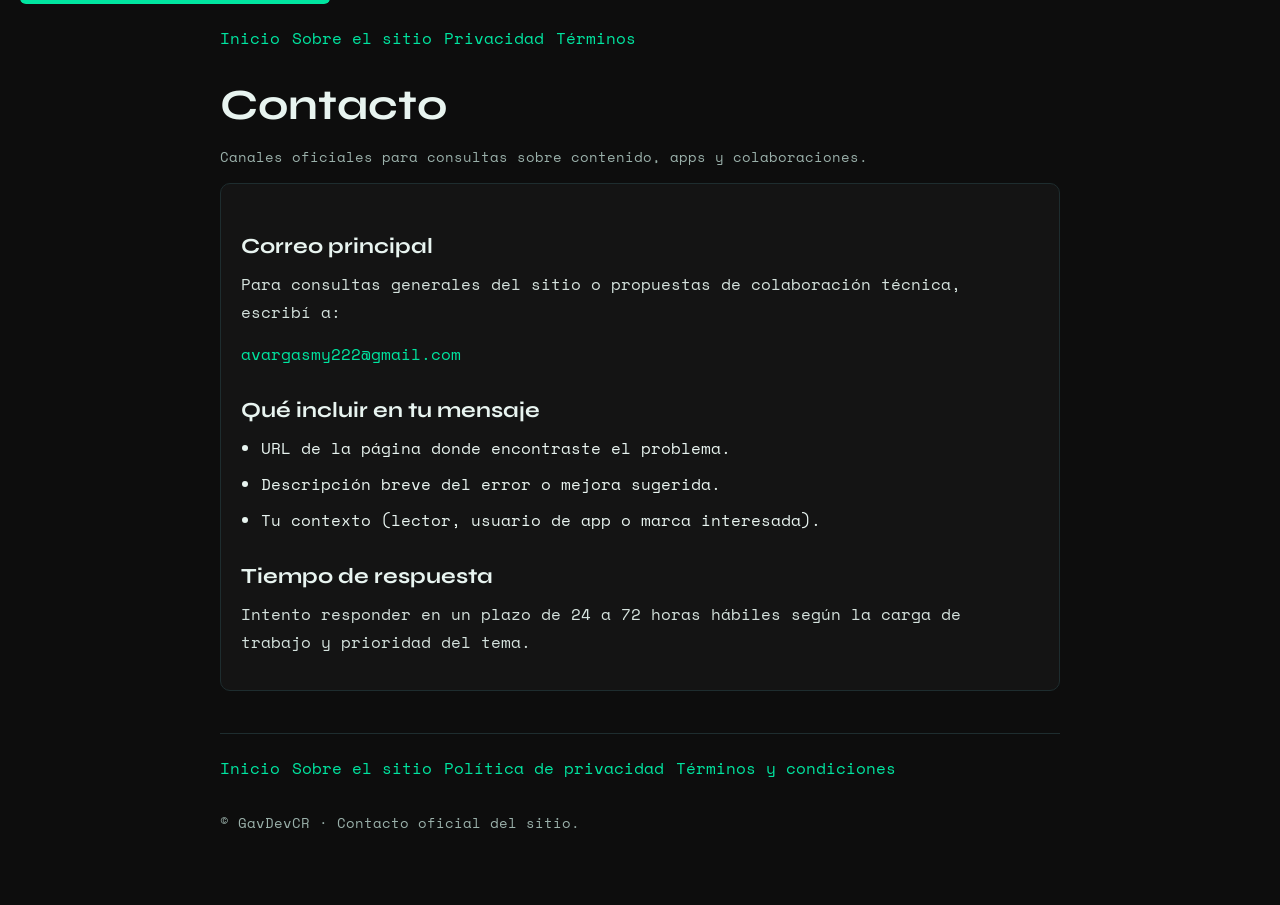
<file: contacto.html>
<!DOCTYPE html>
<html lang="es">
<head>
  <meta charset="UTF-8" />
  <meta name="viewport" content="width=device-width, initial-scale=1.0" />
  <title>Contacto | GavDevCR</title>
  <meta name="description" content="Canales de contacto de GavDevCR para consultas del sitio, colaboración técnica y correcciones de contenido." />
  <meta name="robots" content="index, follow" />
  <meta name="theme-color" content="#0d0d0d" />
  <meta property="og:type" content="article" />
  <meta property="og:locale" content="es_CR" />
  <meta property="og:site_name" content="GavDevCR" />
  <meta property="og:title" content="Contacto | GavDevCR" />
  <meta property="og:description" content="Canales oficiales de contacto para consultas, colaboraciones y correcciones de contenido." />
  <meta property="og:url" content="https://altabyte360.com/contacto.html" />
  <meta property="og:image" content="https://altabyte360.com/Altabyte.png" />
  <meta name="twitter:card" content="summary_large_image" />
  <meta name="twitter:title" content="Contacto | GavDevCR" />
  <meta name="twitter:description" content="Escribime para consultas sobre contenido, apps y colaboración técnica." />
  <meta name="twitter:image" content="https://altabyte360.com/Altabyte.png" />
  <link rel="canonical" href="https://altabyte360.com/contacto.html" />
  <link rel="icon" href="Altabyte.png" />
  <link href="https://fonts.googleapis.com/css2?family=Space+Mono:wght@400;700&family=Syne:wght@700;800&display=swap" rel="stylesheet" />
  <style>
    :root { --bg:#0d0d0d; --surface:#141414; --border:#1e2d2f; --accent:#00e5a0; --text:#e8f4f0; --muted:#9ab0aa; }
    * { box-sizing: border-box; }
    body { margin: 0; font-family: 'Space Mono', monospace; background: var(--bg); color: var(--text); line-height: 1.75; }
    .page { max-width: 880px; margin: 0 auto; padding: 24px 20px 56px; }
    .top-links, .footer-links { display: flex; flex-wrap: wrap; gap: 12px; margin-bottom: 28px; }
    a { color: var(--accent); text-decoration: none; }
    a:hover { text-decoration: underline; }
    a:focus-visible { outline: 2px solid var(--accent); outline-offset: 3px; border-radius: 4px; }
    h1, h2 { font-family: 'Syne', sans-serif; line-height: 1.2; margin: 0; }
    h1 { font-size: clamp(2rem, 5vw, 2.7rem); margin-bottom: 12px; }
    h2 { font-size: 1.35rem; margin: 30px 0 10px; }
    p { margin: 0 0 14px; color: #d5e3de; }
    .muted { color: var(--muted); font-size: .9rem; }
    .box { background: var(--surface); border: 1px solid var(--border); border-radius: 10px; padding: 20px; }
    ul { margin: 0; padding-left: 20px; }
    li { margin: 0 0 8px; }
    footer { border-top: 1px solid var(--border); margin-top: 42px; padding-top: 20px; }
    .skip-link { position: absolute; left: 20px; top: -40px; background: var(--accent); color: #000; padding: 8px 10px; border-radius: 6px; z-index: 100; }
    .skip-link:focus { top: 12px; }
  </style>
</head>
<body>
  <a class="skip-link" href="#main-content">Saltar al contenido principal</a>
  <main class="page" id="main-content">
    <nav class="top-links" aria-label="Navegación principal">
      <a href="index.html">Inicio</a>
      <a href="about.html">Sobre el sitio</a>
      <a href="politica-de-privacidad.html">Privacidad</a>
      <a href="terminos-y-condiciones.html">Términos</a>
    </nav>

    <h1>Contacto</h1>
    <p class="muted">Canales oficiales para consultas sobre contenido, apps y colaboraciones.</p>

    <section class="box">
      <h2>Correo principal</h2>
      <p>Para consultas generales del sitio o propuestas de colaboración técnica, escribí a:</p>
      <p><a href="mailto:avargasmy222@gmail.com">avargasmy222@gmail.com</a></p>

      <h2>Qué incluir en tu mensaje</h2>
      <ul>
        <li>URL de la página donde encontraste el problema.</li>
        <li>Descripción breve del error o mejora sugerida.</li>
        <li>Tu contexto (lector, usuario de app o marca interesada).</li>
      </ul>

      <h2>Tiempo de respuesta</h2>
      <p>Intento responder en un plazo de 24 a 72 horas hábiles según la carga de trabajo y prioridad del tema.</p>
    </section>

    <footer>
      <div class="footer-links" aria-label="Enlaces del pie de página">
        <a href="index.html">Inicio</a>
        <a href="about.html">Sobre el sitio</a>
        <a href="politica-de-privacidad.html">Política de privacidad</a>
        <a href="terminos-y-condiciones.html">Términos y condiciones</a>
      </div>
      <p class="muted">© GavDevCR · Contacto oficial del sitio.</p>
    </footer>
  </main>
</body>
</html>
</file>
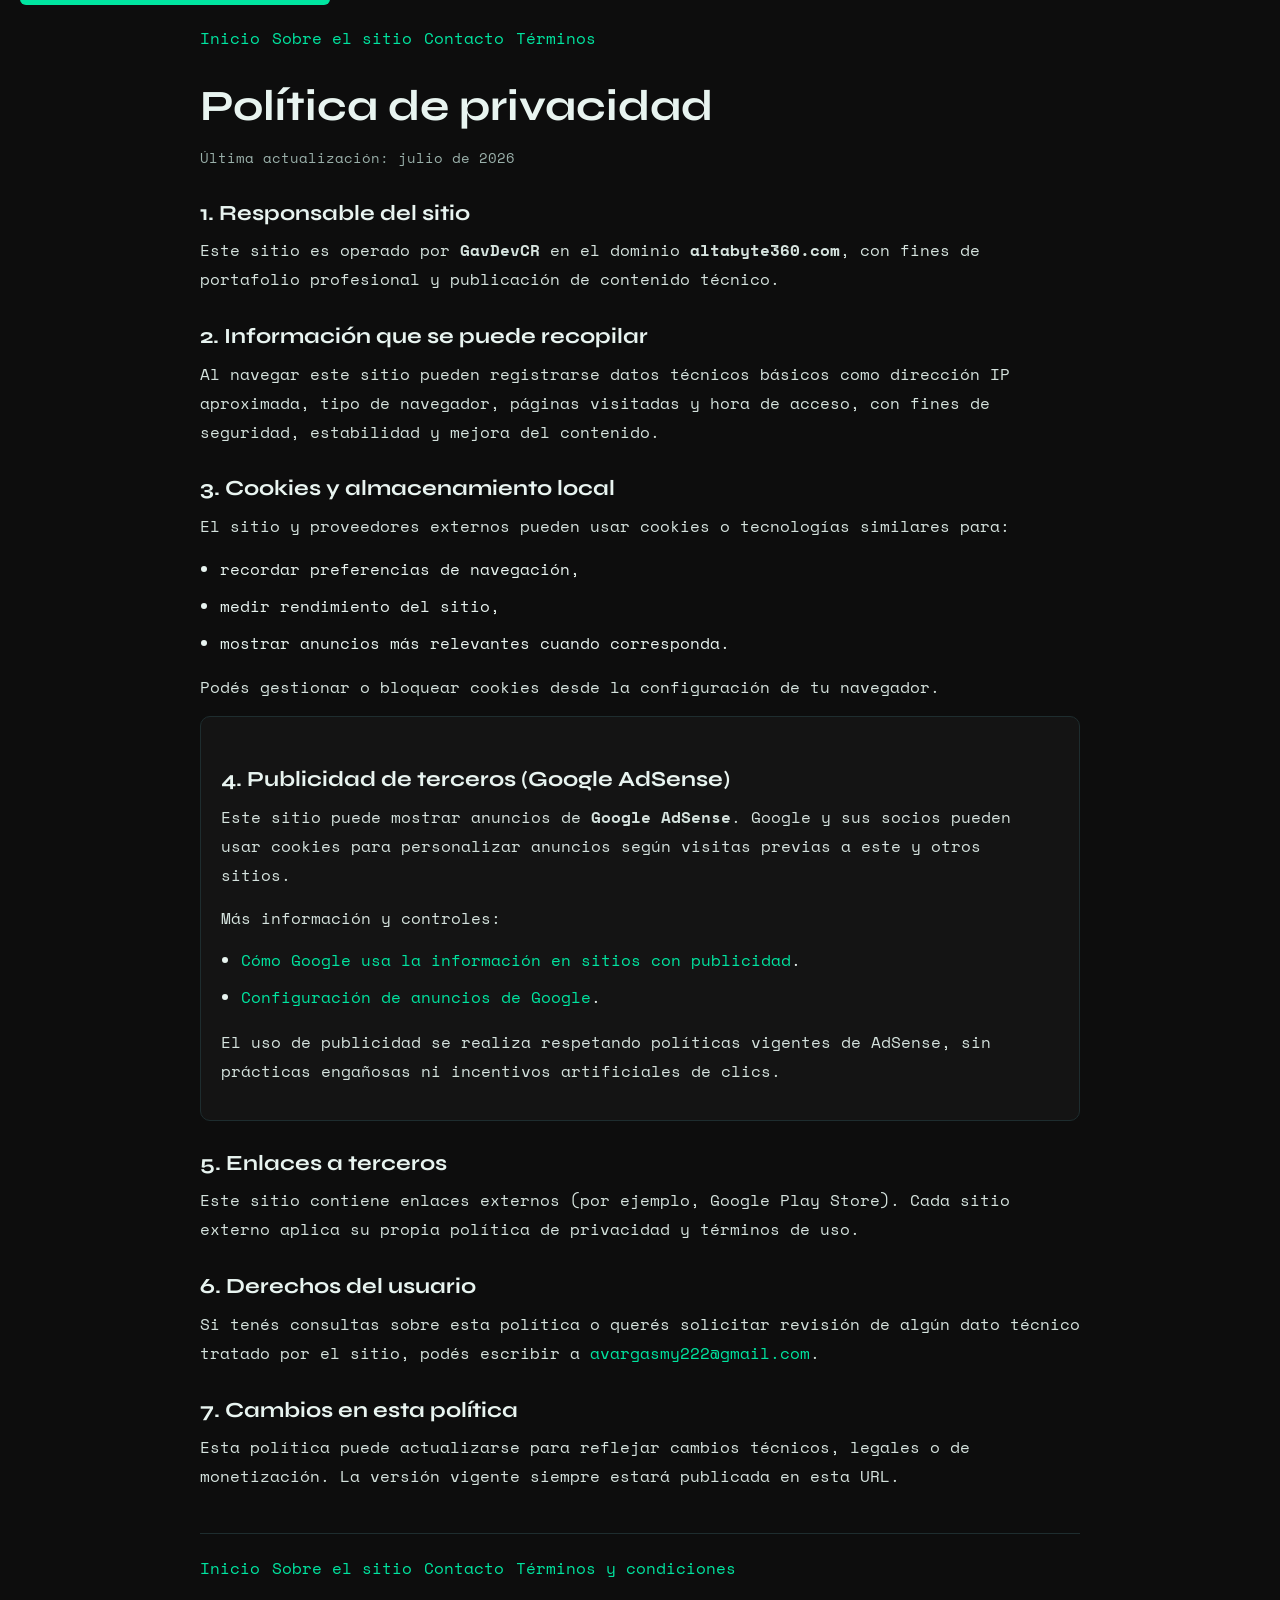
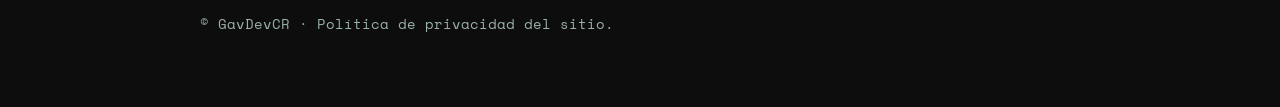
<file: politica-de-privacidad.html>
<!DOCTYPE html>
<html lang="es">
<head>
  <meta charset="UTF-8" />
  <meta name="viewport" content="width=device-width, initial-scale=1.0" />
  <title>Política de privacidad | GavDevCR</title>
  <meta name="description" content="Política de privacidad de GavDevCR: uso de cookies, publicidad de terceros (Google AdSense), analítica y derechos del usuario." />
  <meta name="robots" content="index, follow" />
  <meta name="theme-color" content="#0d0d0d" />
  <meta property="og:type" content="article" />
  <meta property="og:locale" content="es_CR" />
  <meta property="og:site_name" content="GavDevCR" />
  <meta property="og:title" content="Política de privacidad | GavDevCR" />
  <meta property="og:description" content="Política de privacidad del sitio GavDevCR sobre cookies, publicidad y derechos del usuario." />
  <meta property="og:url" content="https://altabyte360.com/politica-de-privacidad.html" />
  <meta property="og:image" content="https://altabyte360.com/Altabyte.png" />
  <meta name="twitter:card" content="summary_large_image" />
  <meta name="twitter:title" content="Política de privacidad | GavDevCR" />
  <meta name="twitter:description" content="Detalles de privacidad, cookies, enlaces a terceros y contacto del sitio." />
  <meta name="twitter:image" content="https://altabyte360.com/Altabyte.png" />
  <link rel="canonical" href="https://altabyte360.com/politica-de-privacidad.html" />
  <link rel="icon" href="Altabyte.png" />
  <link href="https://fonts.googleapis.com/css2?family=Space+Mono:wght@400;700&family=Syne:wght@700;800&display=swap" rel="stylesheet" />
  <style>
    :root { --bg:#0d0d0d; --surface:#141414; --border:#1e2d2f; --accent:#00e5a0; --text:#e8f4f0; --muted:#9ab0aa; }
    * { box-sizing: border-box; }
    body { margin: 0; font-family: 'Space Mono', monospace; background: var(--bg); color: var(--text); line-height: 1.8; }
    .page { max-width: 920px; margin: 0 auto; padding: 24px 20px 56px; }
    .top-links, .footer-links { display: flex; flex-wrap: wrap; gap: 12px; margin-bottom: 28px; }
    a { color: var(--accent); text-decoration: none; }
    a:hover { text-decoration: underline; }
    a:focus-visible { outline: 2px solid var(--accent); outline-offset: 3px; border-radius: 4px; }
    h1, h2 { font-family: 'Syne', sans-serif; line-height: 1.2; margin: 0; }
    h1 { font-size: clamp(2rem, 5vw, 2.7rem); margin-bottom: 12px; }
    h2 { font-size: 1.35rem; margin: 30px 0 10px; }
    p { margin: 0 0 14px; color: #d5e3de; }
    ul { margin: 0 0 16px; padding-left: 20px; }
    li { margin: 0 0 8px; }
    .muted { color: var(--muted); font-size: .9rem; }
    .box { background: var(--surface); border: 1px solid var(--border); border-radius: 10px; padding: 20px; }
    footer { border-top: 1px solid var(--border); margin-top: 42px; padding-top: 20px; }
    .skip-link { position: absolute; left: 20px; top: -40px; background: var(--accent); color: #000; padding: 8px 10px; border-radius: 6px; z-index: 100; }
    .skip-link:focus { top: 12px; }
  </style>
</head>
<body>
  <a class="skip-link" href="#main-content">Saltar al contenido principal</a>
  <main class="page" id="main-content">
    <nav class="top-links" aria-label="Navegación principal">
      <a href="index.html">Inicio</a>
      <a href="about.html">Sobre el sitio</a>
      <a href="contacto.html">Contacto</a>
      <a href="terminos-y-condiciones.html">Términos</a>
    </nav>

    <h1>Política de privacidad</h1>
    <p class="muted">Última actualización: julio de 2026</p>

    <section>
      <h2>1. Responsable del sitio</h2>
      <p>Este sitio es operado por <strong>GavDevCR</strong> en el dominio <strong>altabyte360.com</strong>, con fines de portafolio profesional y publicación de contenido técnico.</p>
    </section>

    <section>
      <h2>2. Información que se puede recopilar</h2>
      <p>Al navegar este sitio pueden registrarse datos técnicos básicos como dirección IP aproximada, tipo de navegador, páginas visitadas y hora de acceso, con fines de seguridad, estabilidad y mejora del contenido.</p>
    </section>

    <section>
      <h2>3. Cookies y almacenamiento local</h2>
      <p>El sitio y proveedores externos pueden usar cookies o tecnologías similares para:</p>
      <ul>
        <li>recordar preferencias de navegación,</li>
        <li>medir rendimiento del sitio,</li>
        <li>mostrar anuncios más relevantes cuando corresponda.</li>
      </ul>
      <p>Podés gestionar o bloquear cookies desde la configuración de tu navegador.</p>
    </section>

    <section class="box">
      <h2>4. Publicidad de terceros (Google AdSense)</h2>
      <p>Este sitio puede mostrar anuncios de <strong>Google AdSense</strong>. Google y sus socios pueden usar cookies para personalizar anuncios según visitas previas a este y otros sitios.</p>
      <p>Más información y controles:</p>
      <ul>
        <li><a href="https://policies.google.com/technologies/ads" target="_blank" rel="noopener noreferrer">Cómo Google usa la información en sitios con publicidad</a>.</li>
        <li><a href="https://www.google.com/settings/ads" target="_blank" rel="noopener noreferrer">Configuración de anuncios de Google</a>.</li>
      </ul>
      <p>El uso de publicidad se realiza respetando políticas vigentes de AdSense, sin prácticas engañosas ni incentivos artificiales de clics.</p>
    </section>

    <section>
      <h2>5. Enlaces a terceros</h2>
      <p>Este sitio contiene enlaces externos (por ejemplo, Google Play Store). Cada sitio externo aplica su propia política de privacidad y términos de uso.</p>
    </section>

    <section>
      <h2>6. Derechos del usuario</h2>
      <p>Si tenés consultas sobre esta política o querés solicitar revisión de algún dato técnico tratado por el sitio, podés escribir a <a href="mailto:avargasmy222@gmail.com">avargasmy222@gmail.com</a>.</p>
    </section>

    <section>
      <h2>7. Cambios en esta política</h2>
      <p>Esta política puede actualizarse para reflejar cambios técnicos, legales o de monetización. La versión vigente siempre estará publicada en esta URL.</p>
    </section>

    <footer>
      <div class="footer-links" aria-label="Enlaces del pie de página">
        <a href="index.html">Inicio</a>
        <a href="about.html">Sobre el sitio</a>
        <a href="contacto.html">Contacto</a>
        <a href="terminos-y-condiciones.html">Términos y condiciones</a>
      </div>
      <p class="muted">© GavDevCR · Política de privacidad del sitio.</p>
    </footer>
  </main>
</body>
</html>
</file>
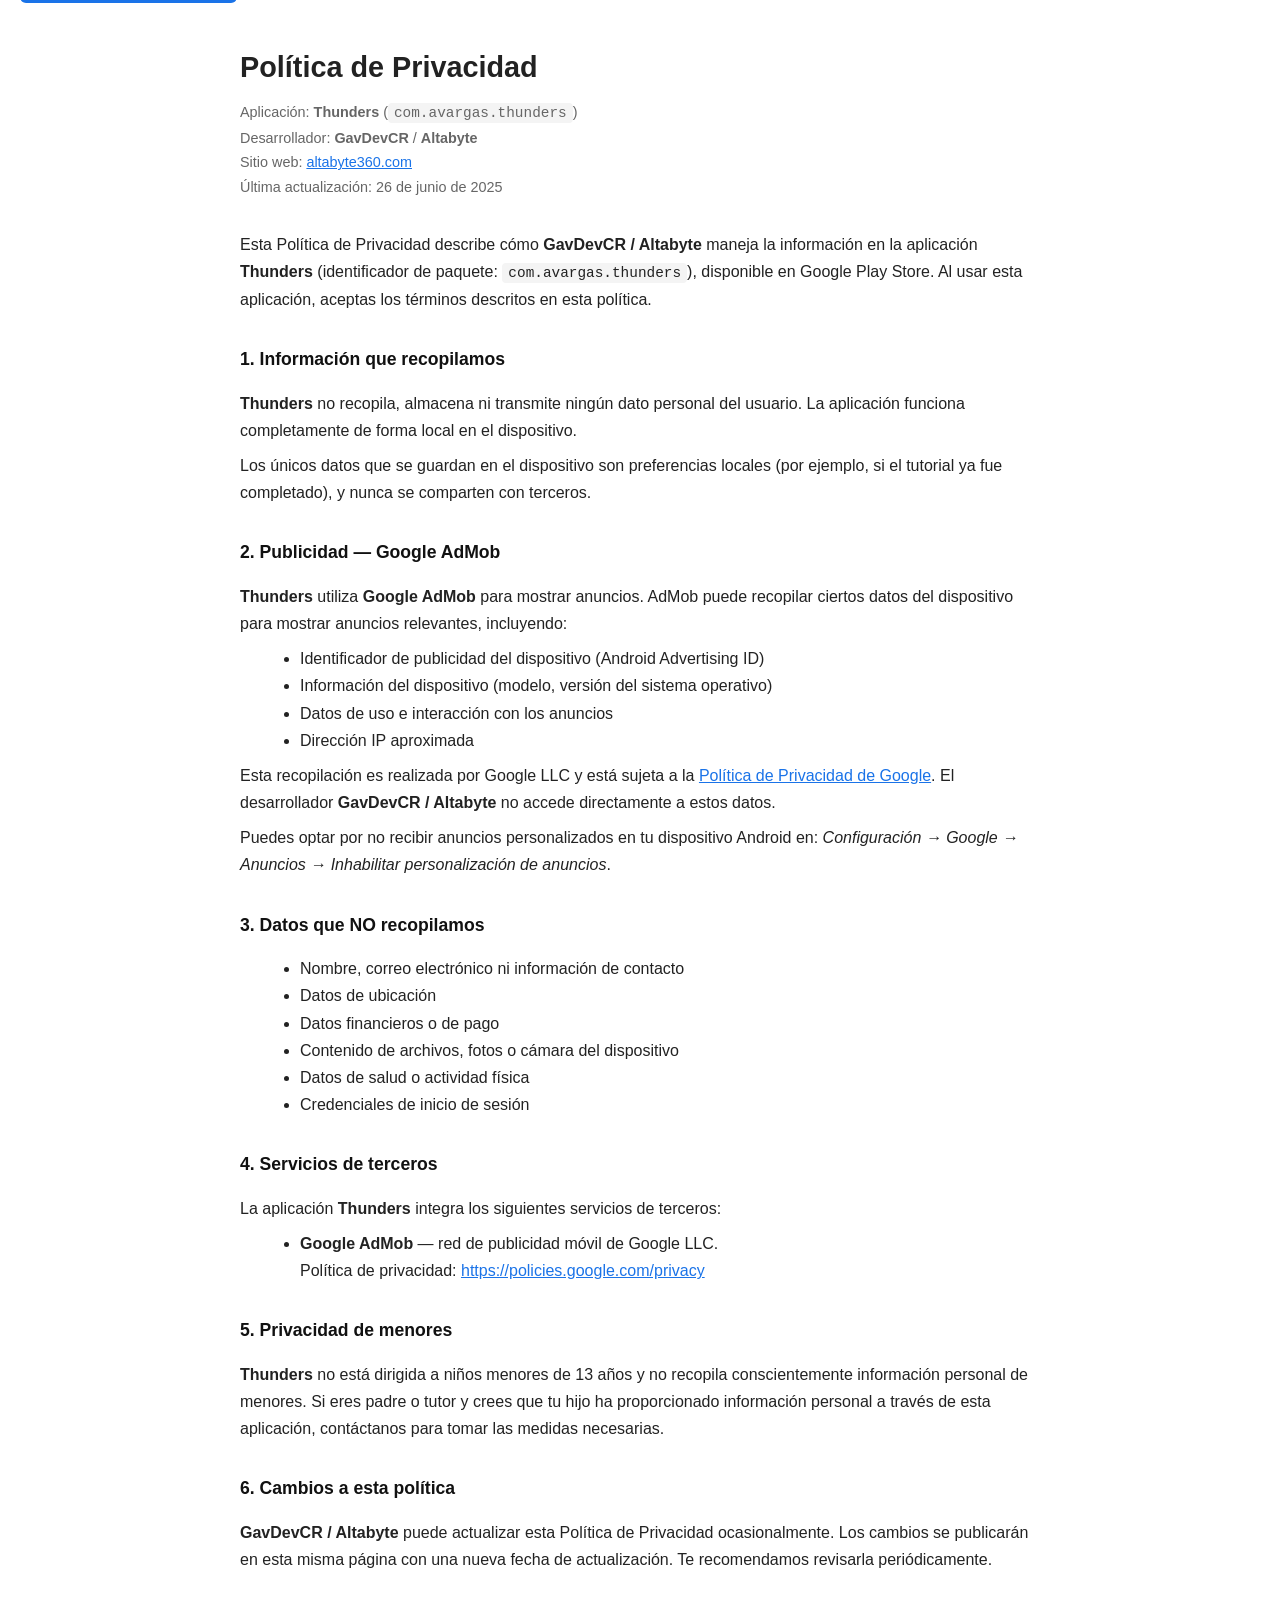
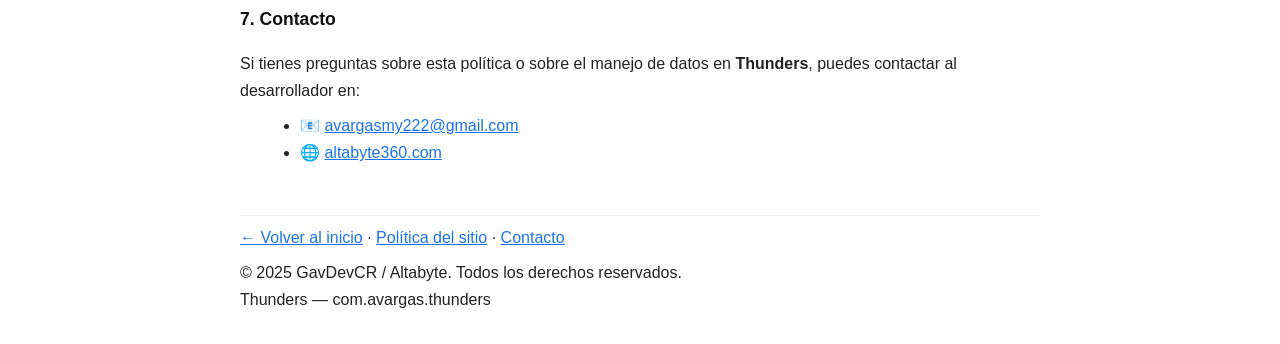
<file: privacy_policy_thunders.html>
<!DOCTYPE html>
<html lang="es">
<head>
  <meta charset="UTF-8">
  <meta name="viewport" content="width=device-width, initial-scale=1.0">
  <meta name="description" content="Política de privacidad de la app Thunders publicada por GavDevCR en Google Play, con detalles sobre publicidad y datos." />
  <meta name="robots" content="index, follow" />
  <meta name="theme-color" content="#ffffff" />
  <meta property="og:type" content="article" />
  <meta property="og:locale" content="es_CR" />
  <meta property="og:site_name" content="GavDevCR" />
  <meta property="og:title" content="Política de Privacidad — Thunders" />
  <meta property="og:description" content="Política de privacidad oficial de la app Thunders en Google Play." />
  <meta property="og:url" content="https://altabyte360.com/privacy_policy_thunders.html" />
  <meta property="og:image" content="https://altabyte360.com/Altabyte.png" />
  <meta name="twitter:card" content="summary_large_image" />
  <meta name="twitter:title" content="Política de Privacidad — Thunders" />
  <meta name="twitter:description" content="Detalle del tratamiento de datos y publicidad en la app Thunders." />
  <meta name="twitter:image" content="https://altabyte360.com/Altabyte.png" />
  <link rel="canonical" href="https://altabyte360.com/privacy_policy_thunders.html" />
  <title>Política de Privacidad — Thunders</title>
  <style>
    body {
      font-family: -apple-system, BlinkMacSystemFont, 'Segoe UI', Roboto, sans-serif;
      max-width: 800px;
      margin: 0 auto;
      padding: 24px 20px;
      color: #222;
      line-height: 1.7;
    }
    h1 { font-size: 1.8rem; margin-bottom: 4px; }
    h2 { font-size: 1.1rem; margin-top: 32px; color: #111; }
    .meta { color: #666; font-size: 0.9rem; margin-bottom: 32px; }
    p { margin: 8px 0; }
    ul { margin: 8px 0 8px 20px; }
    a { color: #1a73e8; }
    a:focus-visible { outline: 2px solid #1a73e8; outline-offset: 3px; border-radius: 4px; }
    code { background: #f4f4f4; padding: 2px 6px; border-radius: 4px; font-size: 0.9rem; }
    hr { margin-top: 48px; border: none; border-top: 1px solid #eee; }
    footer { font-size: 0.8rem; color: #999; margin-top: 12px; }
    .skip-link { position: absolute; left: 20px; top: -40px; background: #1a73e8; color: #fff; padding: 8px 10px; border-radius: 6px; z-index: 100; text-decoration: none; }
    .skip-link:focus { top: 12px; }
  </style>
</head>
<body>
  <a class="skip-link" href="#main-content">Saltar al contenido principal</a>
  <main id="main-content">
  <h1>Política de Privacidad</h1>
  <p class="meta">
    Aplicación: <strong>Thunders</strong> (<code>com.avargas.thunders</code>)<br>
    Desarrollador: <strong>GavDevCR</strong> / <strong>Altabyte</strong><br>
    Sitio web: <a href="https://altabyte360.com" target="_blank" rel="noopener noreferrer">altabyte360.com</a><br>
    Última actualización: 26 de junio de 2025
  </p>

  <p>
    Esta Política de Privacidad describe cómo <strong>GavDevCR / Altabyte</strong> maneja
    la información en la aplicación <strong>Thunders</strong> (identificador de paquete:
    <code>com.avargas.thunders</code>), disponible en Google Play Store. Al usar esta
    aplicación, aceptas los términos descritos en esta política.
  </p>

  <h2>1. Información que recopilamos</h2>
  <p>
    <strong>Thunders</strong> no recopila, almacena ni transmite ningún dato personal del usuario.
    La aplicación funciona completamente de forma local en el dispositivo.
  </p>
  <p>
    Los únicos datos que se guardan en el dispositivo son preferencias locales (por ejemplo,
    si el tutorial ya fue completado), y nunca se comparten con terceros.
  </p>

  <h2>2. Publicidad — Google AdMob</h2>
  <p>
    <strong>Thunders</strong> utiliza <strong>Google AdMob</strong> para mostrar anuncios.
    AdMob puede recopilar ciertos datos del dispositivo para mostrar anuncios relevantes,
    incluyendo:
  </p>
  <ul>
    <li>Identificador de publicidad del dispositivo (Android Advertising ID)</li>
    <li>Información del dispositivo (modelo, versión del sistema operativo)</li>
    <li>Datos de uso e interacción con los anuncios</li>
    <li>Dirección IP aproximada</li>
  </ul>
  <p>
    Esta recopilación es realizada por Google LLC y está sujeta a la
    <a href="https://policies.google.com/privacy" target="_blank" rel="noopener noreferrer">Política de Privacidad de Google</a>.
    El desarrollador <strong>GavDevCR / Altabyte</strong> no accede directamente a estos datos.
  </p>
  <p>
    Puedes optar por no recibir anuncios personalizados en tu dispositivo Android en:
    <em>Configuración → Google → Anuncios → Inhabilitar personalización de anuncios</em>.
  </p>

  <h2>3. Datos que NO recopilamos</h2>
  <ul>
    <li>Nombre, correo electrónico ni información de contacto</li>
    <li>Datos de ubicación</li>
    <li>Datos financieros o de pago</li>
    <li>Contenido de archivos, fotos o cámara del dispositivo</li>
    <li>Datos de salud o actividad física</li>
    <li>Credenciales de inicio de sesión</li>
  </ul>

  <h2>4. Servicios de terceros</h2>
  <p>La aplicación <strong>Thunders</strong> integra los siguientes servicios de terceros:</p>
  <ul>
    <li>
      <strong>Google AdMob</strong> — red de publicidad móvil de Google LLC.<br>
      Política de privacidad:
      <a href="https://policies.google.com/privacy" target="_blank" rel="noopener noreferrer">https://policies.google.com/privacy</a>
    </li>
  </ul>

  <h2>5. Privacidad de menores</h2>
  <p>
    <strong>Thunders</strong> no está dirigida a niños menores de 13 años y no recopila
    conscientemente información personal de menores. Si eres padre o tutor y crees que tu
    hijo ha proporcionado información personal a través de esta aplicación, contáctanos
    para tomar las medidas necesarias.
  </p>

  <h2>6. Cambios a esta política</h2>
  <p>
    <strong>GavDevCR / Altabyte</strong> puede actualizar esta Política de Privacidad
    ocasionalmente. Los cambios se publicarán en esta misma página con una nueva fecha
    de actualización. Te recomendamos revisarla periódicamente.
  </p>

  <h2>7. Contacto</h2>
  <p>
    Si tienes preguntas sobre esta política o sobre el manejo de datos en
    <strong>Thunders</strong>, puedes contactar al desarrollador en:
  </p>
  <ul>
    <li>📧 <a href="mailto:avargasmy222@gmail.com">avargasmy222@gmail.com</a></li>
    <li>🌐 <a href="https://altabyte360.com" target="_blank" rel="noopener noreferrer">altabyte360.com</a></li>
  </ul>

  <hr>
  <p><a href="index.html">← Volver al inicio</a> · <a href="politica-de-privacidad.html">Política del sitio</a> · <a href="contacto.html">Contacto</a></p>
  <p class="footer">
    © 2025 GavDevCR / Altabyte. Todos los derechos reservados.<br>
    Thunders — com.avargas.thunders
  </p>
  </main>

</body>
</html>
</file>
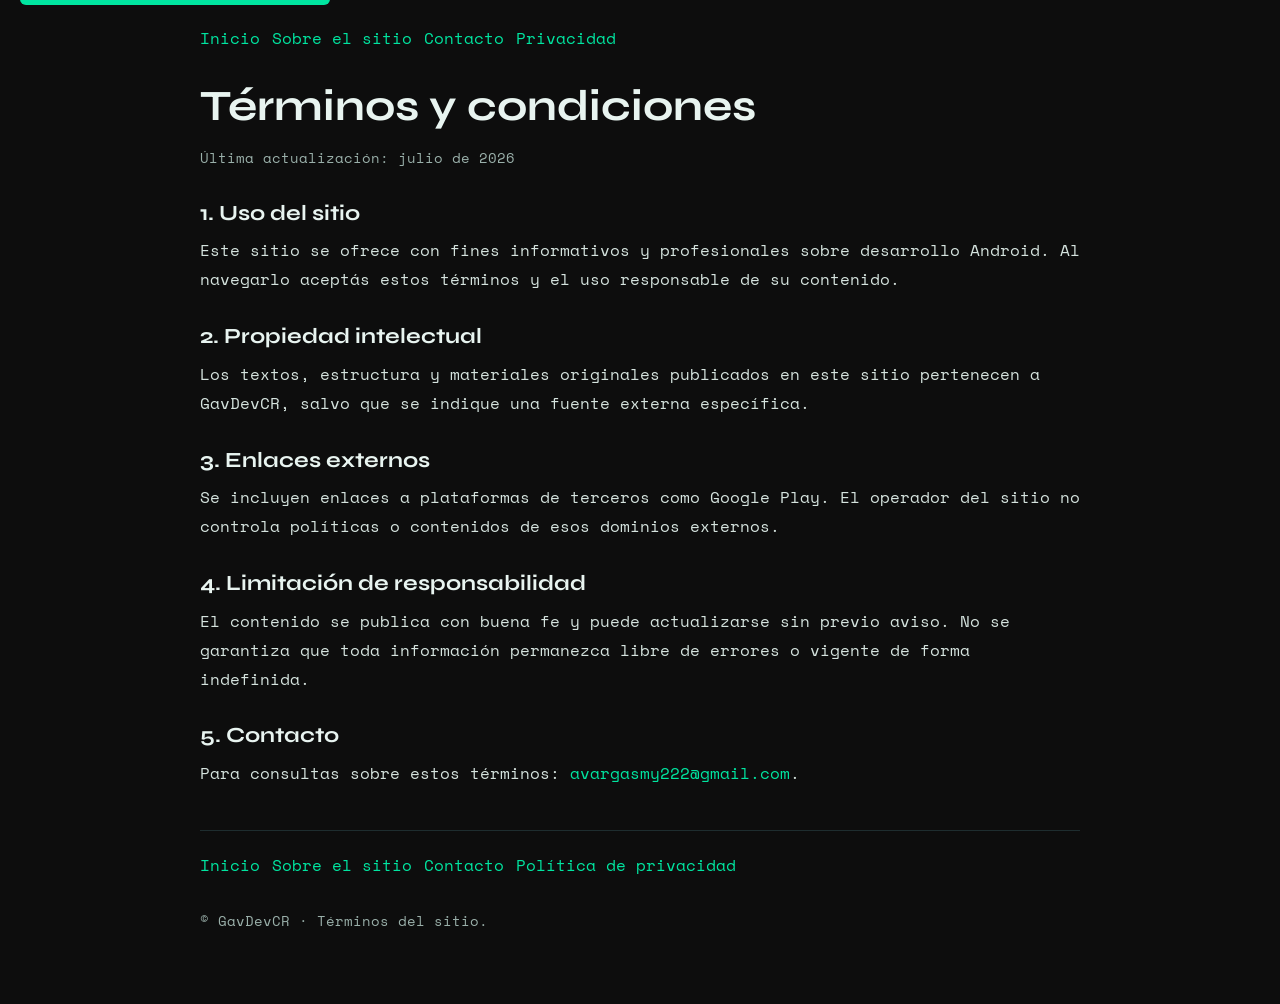
<file: terminos-y-condiciones.html>
<!DOCTYPE html>
<html lang="es">
<head>
  <meta charset="UTF-8" />
  <meta name="viewport" content="width=device-width, initial-scale=1.0" />
  <title>Términos y condiciones | GavDevCR</title>
  <meta name="description" content="Términos de uso del sitio GavDevCR para contenido, enlaces externos, propiedad intelectual y contacto." />
  <meta name="robots" content="index, follow" />
  <meta name="theme-color" content="#0d0d0d" />
  <meta property="og:type" content="article" />
  <meta property="og:locale" content="es_CR" />
  <meta property="og:site_name" content="GavDevCR" />
  <meta property="og:title" content="Términos y condiciones | GavDevCR" />
  <meta property="og:description" content="Términos de uso del sitio para contenido, enlaces externos, propiedad intelectual y contacto." />
  <meta property="og:url" content="https://altabyte360.com/terminos-y-condiciones.html" />
  <meta property="og:image" content="https://altabyte360.com/Altabyte.png" />
  <meta name="twitter:card" content="summary_large_image" />
  <meta name="twitter:title" content="Términos y condiciones | GavDevCR" />
  <meta name="twitter:description" content="Condiciones de uso del sitio GavDevCR y límites de responsabilidad." />
  <meta name="twitter:image" content="https://altabyte360.com/Altabyte.png" />
  <link rel="canonical" href="https://altabyte360.com/terminos-y-condiciones.html" />
  <link rel="icon" href="Altabyte.png" />
  <link href="https://fonts.googleapis.com/css2?family=Space+Mono:wght@400;700&family=Syne:wght@700;800&display=swap" rel="stylesheet" />
  <style>
    :root { --bg:#0d0d0d; --surface:#141414; --border:#1e2d2f; --accent:#00e5a0; --text:#e8f4f0; --muted:#9ab0aa; }
    * { box-sizing: border-box; }
    body { margin: 0; font-family: 'Space Mono', monospace; background: var(--bg); color: var(--text); line-height: 1.8; }
    .page { max-width: 920px; margin: 0 auto; padding: 24px 20px 56px; }
    .top-links, .footer-links { display: flex; flex-wrap: wrap; gap: 12px; margin-bottom: 28px; }
    a { color: var(--accent); text-decoration: none; }
    a:hover { text-decoration: underline; }
    a:focus-visible { outline: 2px solid var(--accent); outline-offset: 3px; border-radius: 4px; }
    h1, h2 { font-family: 'Syne', sans-serif; line-height: 1.2; margin: 0; }
    h1 { font-size: clamp(2rem, 5vw, 2.7rem); margin-bottom: 12px; }
    h2 { font-size: 1.35rem; margin: 30px 0 10px; }
    p { margin: 0 0 14px; color: #d5e3de; }
    .muted { color: var(--muted); font-size: .9rem; }
    footer { border-top: 1px solid var(--border); margin-top: 42px; padding-top: 20px; }
    .skip-link { position: absolute; left: 20px; top: -40px; background: var(--accent); color: #000; padding: 8px 10px; border-radius: 6px; z-index: 100; }
    .skip-link:focus { top: 12px; }
  </style>
</head>
<body>
  <a class="skip-link" href="#main-content">Saltar al contenido principal</a>
  <main class="page" id="main-content">
    <nav class="top-links" aria-label="Navegación principal">
      <a href="index.html">Inicio</a>
      <a href="about.html">Sobre el sitio</a>
      <a href="contacto.html">Contacto</a>
      <a href="politica-de-privacidad.html">Privacidad</a>
    </nav>

    <h1>Términos y condiciones</h1>
    <p class="muted">Última actualización: julio de 2026</p>

    <h2>1. Uso del sitio</h2>
    <p>Este sitio se ofrece con fines informativos y profesionales sobre desarrollo Android. Al navegarlo aceptás estos términos y el uso responsable de su contenido.</p>

    <h2>2. Propiedad intelectual</h2>
    <p>Los textos, estructura y materiales originales publicados en este sitio pertenecen a GavDevCR, salvo que se indique una fuente externa específica.</p>

    <h2>3. Enlaces externos</h2>
    <p>Se incluyen enlaces a plataformas de terceros como Google Play. El operador del sitio no controla políticas o contenidos de esos dominios externos.</p>

    <h2>4. Limitación de responsabilidad</h2>
    <p>El contenido se publica con buena fe y puede actualizarse sin previo aviso. No se garantiza que toda información permanezca libre de errores o vigente de forma indefinida.</p>

    <h2>5. Contacto</h2>
    <p>Para consultas sobre estos términos: <a href="mailto:avargasmy222@gmail.com">avargasmy222@gmail.com</a>.</p>

    <footer>
      <div class="footer-links" aria-label="Enlaces del pie de página">
        <a href="index.html">Inicio</a>
        <a href="about.html">Sobre el sitio</a>
        <a href="contacto.html">Contacto</a>
        <a href="politica-de-privacidad.html">Política de privacidad</a>
      </div>
      <p class="muted">© GavDevCR · Términos del sitio.</p>
    </footer>
  </main>
</body>
</html>
</file>
